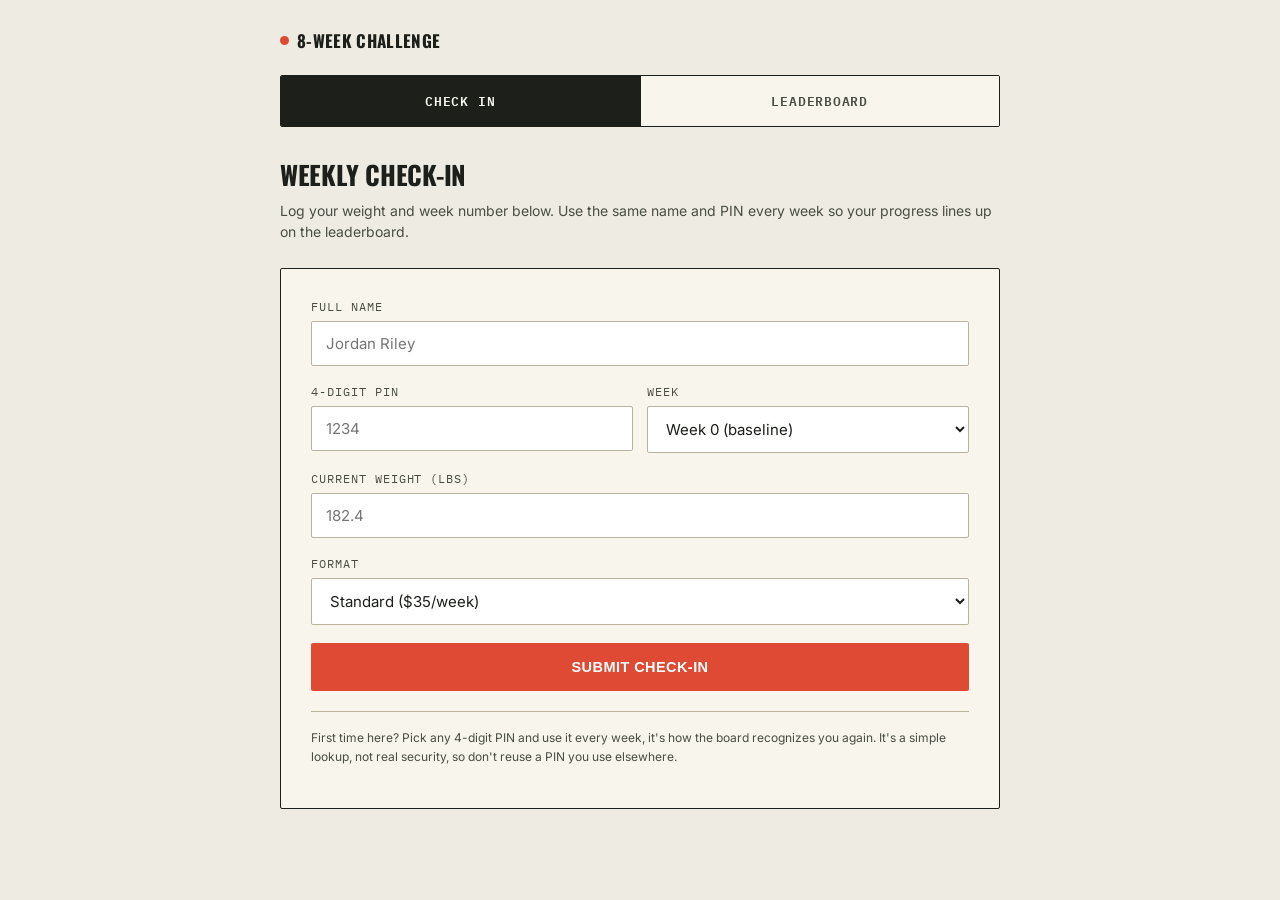
<file: 8-week-challenge-checkin-leaderboard.html>
<!DOCTYPE html>
<html lang="en">
<head>
<meta charset="UTF-8">
<meta name="viewport" content="width=device-width, initial-scale=1.0">
<title>8-Week Challenge - Check In & Leaderboard</title>
<link rel="preconnect" href="https://fonts.googleapis.com">
<link href="https://fonts.googleapis.com/css2?family=Oswald:wght@500;600;700&family=Inter:wght@400;500;600;700&family=IBM+Plex+Mono:wght@500;600&display=swap" rel="stylesheet">
<style>
  :root{
    --ink:#1c1f1a;
    --ink-soft:#4a4d43;
    --paper:#eeece2;
    --paper-2:#e2ded0;
    --paper-3:#f7f5ec;
    --red:#df4a34;
    --red-dark:#b93a29;
    --yellow:#f0b409;
    --gold:#c9971f;
    --silver:#8a8a8a;
    --bronze:#a5652f;
    --line:#b9b39f;
    --radius:2px;
  }
  *{box-sizing:border-box;}
  body{
    margin:0;background:var(--paper);color:var(--ink);
    font-family:'Inter',sans-serif;-webkit-font-smoothing:antialiased;
  }
  .wrap{max-width:760px;margin:0 auto;padding:28px 20px 80px;}

  .brand{
    font-family:'Oswald',sans-serif;font-weight:700;letter-spacing:0.02em;
    font-size:17px;text-transform:uppercase;display:flex;align-items:center;gap:8px;
    margin-bottom:22px;
  }
  .brand .dot{width:9px;height:9px;background:var(--red);border-radius:50%;display:inline-block;}

  .tabs{display:flex;border:1.5px solid var(--ink);border-radius:var(--radius);overflow:hidden;margin-bottom:28px;}
  .tab{
    flex:1;text-align:center;padding:14px;font-family:'IBM Plex Mono',monospace;
    font-size:13px;font-weight:600;text-transform:uppercase;letter-spacing:0.06em;
    background:var(--paper-3);cursor:pointer;border:none;color:var(--ink-soft);
  }
  .tab + .tab{border-left:1.5px solid var(--ink);}
  .tab.active{background:var(--ink);color:var(--paper-3);}

  .view{display:none;}
  .view.active{display:block;}

  h1{
    font-family:'Oswald',sans-serif;font-weight:700;text-transform:uppercase;
    font-size:26px;margin:0 0 6px;letter-spacing:-0.01em;
  }
  .sub{font-size:14px;color:var(--ink-soft);margin:0 0 26px;line-height:1.5;}

  .card{
    background:var(--paper-3);border:1.5px solid var(--ink);border-radius:var(--radius);
    padding:30px;
  }

  .form-row{margin-bottom:18px;}
  .form-row label{
    display:block;font-family:'IBM Plex Mono',monospace;font-size:12px;
    text-transform:uppercase;letter-spacing:0.08em;color:var(--ink-soft);margin-bottom:7px;
  }
  .form-row input, .form-row select{
    width:100%;padding:12px 14px;border:1.5px solid var(--line);border-radius:var(--radius);
    font-family:'Inter',sans-serif;font-size:15px;background:#fff;color:var(--ink);
  }
  .form-row input:focus, .form-row select:focus{outline:none;border-color:var(--red);}
  .two-col{display:grid;grid-template-columns:1fr 1fr;gap:14px;}
  .hint{font-size:12px;color:var(--ink-soft);margin-top:6px;}

  .submit-btn{
    width:100%;background:var(--red);color:#fff;border:none;padding:16px;
    font-weight:700;font-size:14.5px;text-transform:uppercase;letter-spacing:0.03em;
    border-radius:var(--radius);cursor:pointer;
  }
  .submit-btn:hover{background:var(--red-dark);}
  .submit-btn:disabled{opacity:0.6;cursor:not-allowed;}

  .msg{
    margin-top:16px;padding:13px 16px;border-radius:var(--radius);font-size:13.5px;
    display:none;
  }
  .msg.show{display:block;}
  .msg.success{background:rgba(60,120,60,0.1);border:1px solid #3c783c;color:#2c5c2c;}
  .msg.error{background:rgba(223,74,52,0.08);border:1px solid var(--red);color:var(--red-dark);}

  /* leaderboard */
  .lb-head{display:flex;justify-content:space-between;align-items:center;margin-bottom:14px;}
  .lb-updated{font-family:'IBM Plex Mono',monospace;font-size:11.5px;color:var(--ink-soft);}
  .refresh-btn{
    font-family:'IBM Plex Mono',monospace;font-size:12px;font-weight:600;
    background:none;border:1.5px solid var(--ink);border-radius:var(--radius);
    padding:8px 14px;cursor:pointer;text-transform:uppercase;letter-spacing:0.04em;
  }
  .refresh-btn:hover{background:var(--ink);color:var(--paper-3);}

  .lb-row{
    display:grid;grid-template-columns:44px 1fr auto;align-items:center;gap:14px;
    background:var(--paper-3);border:1px solid var(--line);border-radius:var(--radius);
    padding:14px 18px;margin-bottom:8px;
  }
  .lb-row.r1{border-color:var(--gold);border-width:1.5px;}
  .lb-row.r2{border-color:var(--silver);border-width:1.5px;}
  .lb-row.r3{border-color:var(--bronze);border-width:1.5px;}
  .lb-rank{font-family:'Oswald',sans-serif;font-weight:700;font-size:19px;color:var(--ink-soft);}
  .lb-row.r1 .lb-rank{color:var(--gold);}
  .lb-row.r2 .lb-rank{color:var(--silver);}
  .lb-row.r3 .lb-rank{color:var(--bronze);}
  .lb-name{font-weight:600;font-size:14.5px;}
  .lb-sub{font-size:12px;color:var(--ink-soft);font-family:'IBM Plex Mono',monospace;margin-top:2px;}
  .lb-pct{font-family:'IBM Plex Mono',monospace;font-weight:600;font-size:18px;color:var(--red);text-align:right;}

  .empty, .loading{
    text-align:center;padding:40px 20px;color:var(--ink-soft);font-size:14px;
  }

  .note{
    margin-top:20px;font-size:12px;color:var(--ink-soft);line-height:1.6;
    border-top:1px solid var(--line);padding-top:16px;
  }
</style>
</head>
<body>
<div class="wrap">

  <div class="brand"><span class="dot"></span>8-Week Challenge</div>

  <div class="tabs">
    <button class="tab active" id="tabBtnCheckin" onclick="showView('checkin')">Check In</button>
    <button class="tab" id="tabBtnBoard" onclick="showView('board')">Leaderboard</button>
  </div>

  <!-- CHECK IN VIEW -->
  <div class="view active" id="view-checkin">
    <h1>Weekly Check-In</h1>
    <p class="sub">Log your weight and week number below. Use the same name and PIN every week so your progress lines up on the leaderboard.</p>

    <div class="card">
      <form id="checkinForm" onsubmit="handleCheckin(event)">
        <div class="form-row">
          <label for="ciName">Full name</label>
          <input type="text" id="ciName" required placeholder="Jordan Riley">
        </div>
        <div class="two-col">
          <div class="form-row">
            <label for="ciPin">4-digit PIN</label>
            <input type="text" id="ciPin" required maxlength="4" inputmode="numeric" pattern="[0-9]{4}" placeholder="1234">
          </div>
          <div class="form-row">
            <label for="ciWeek">Week</label>
            <select id="ciWeek" required>
              <option value="0">Week 0 (baseline)</option>
              <option value="1">Week 1</option>
              <option value="2">Week 2</option>
              <option value="3">Week 3</option>
              <option value="4">Week 4</option>
              <option value="5">Week 5</option>
              <option value="6">Week 6</option>
              <option value="7">Week 7</option>
              <option value="8">Week 8 (final)</option>
            </select>
          </div>
        </div>
        <div class="form-row">
          <label for="ciWeight">Current weight (lbs)</label>
          <input type="number" id="ciWeight" required min="60" max="600" step="0.1" placeholder="182.4">
        </div>
        <div class="form-row">
          <label for="ciTier">Format</label>
          <select id="ciTier">
            <option value="standard">Standard ($35/week)</option>
            <option value="f2f">Face-to-Face ($99/week)</option>
          </select>
        </div>
        <button type="submit" class="submit-btn" id="ciSubmitBtn">Submit Check-In</button>
        <div class="msg" id="ciMsg"></div>
      </form>
      <p class="note">First time here? Pick any 4-digit PIN and use it every week, it's how the board recognizes you again. It's a simple lookup, not real security, so don't reuse a PIN you use elsewhere.</p>
    </div>
  </div>

  <!-- LEADERBOARD VIEW -->
  <div class="view" id="view-board">
    <h1>Live Leaderboard</h1>
    <p class="sub">Ranked by percent of body weight lost from Week 0. Refreshes automatically, or tap refresh anytime.</p>

    <div class="lb-head">
      <span class="lb-updated" id="lbUpdated">Not loaded yet</span>
      <button class="refresh-btn" onclick="loadLeaderboard()">Refresh</button>
    </div>

    <div id="lbContent">
      <div class="loading">Loading leaderboard...</div>
    </div>

    <p class="note">Only rank and percent progress are shown here, never raw weight, to keep individual numbers private. Weeks logged counts how many check-ins (Week 1 through 8) that person has submitted.</p>
  </div>

</div>

<script>
  function showView(name){
    document.getElementById('view-checkin').classList.toggle('active', name === 'checkin');
    document.getElementById('view-board').classList.toggle('active', name === 'board');
    document.getElementById('tabBtnCheckin').classList.toggle('active', name === 'checkin');
    document.getElementById('tabBtnBoard').classList.toggle('active', name === 'board');
    if(name === 'board'){ loadLeaderboard(); }
  }

  function slugify(name){
    return name.trim().toLowerCase().replace(/[^a-z0-9]+/g,'-').replace(/(^-+|-+$)/g,'');
  }

  function showMsg(el, text, type){
    el.textContent = text;
    el.className = 'msg show ' + type;
  }

  async function handleCheckin(e){
    e.preventDefault();
    const btn = document.getElementById('ciSubmitBtn');
    const msg = document.getElementById('ciMsg');
    msg.className = 'msg';

    const name = document.getElementById('ciName').value.trim();
    const pin = document.getElementById('ciPin').value.trim();
    const week = document.getElementById('ciWeek').value;
    const weight = parseFloat(document.getElementById('ciWeight').value);
    const tier = document.getElementById('ciTier').value;

    if(!/^[0-9]{4}$/.test(pin)){
      showMsg(msg, 'PIN must be exactly 4 digits.', 'error');
      return;
    }

    const slug = slugify(name);
    if(!slug){
      showMsg(msg, 'Please enter your name.', 'error');
      return;
    }

    btn.disabled = true;
    btn.textContent = 'Saving...';

    try{
      let existing = null;
      try{
        const r = await window.storage.get('participant:' + slug, true);
        existing = r ? JSON.parse(r.value) : null;
      } catch(err){
        existing = null;
      }

      if(existing){
        if(existing.pin !== pin){
          showMsg(msg, 'That name is already registered with a different PIN. Double check your PIN, or check in under your full name exactly as you used it before.', 'error');
          btn.disabled = false;
          btn.textContent = 'Submit Check-In';
          return;
        }
      } else {
        existing = { name: name, pin: pin, tier: tier, weights: {}, joined: Date.now() };
      }

      existing.tier = tier;
      existing.weights[week] = weight;

      await window.storage.set('participant:' + slug, JSON.stringify(existing), true);

      showMsg(msg, 'Check-in saved for Week ' + week + '. Nice work.', 'success');
      document.getElementById('ciWeight').value = '';
    } catch(err){
      console.error(err);
      showMsg(msg, 'Something went wrong saving your check-in. Please try again in a moment.', 'error');
    } finally {
      btn.disabled = false;
      btn.textContent = 'Submit Check-In';
    }
  }

  async function loadLeaderboard(){
    const content = document.getElementById('lbContent');
    const updated = document.getElementById('lbUpdated');
    content.innerHTML = '<div class="loading">Loading leaderboard...</div>';

    try{
      let listRes = null;
      try{
        listRes = await window.storage.list('participant:', true);
      } catch(err){
        listRes = null;
      }
      const keys = (listRes && listRes.keys) ? listRes.keys : [];

      if(keys.length === 0){
        content.innerHTML = '<div class="empty">No check-ins yet. Be the first to submit a Week 0 weigh-in.</div>';
        updated.textContent = 'Updated ' + new Date().toLocaleTimeString();
        return;
      }

      const rows = [];
      for(const key of keys){
        try{
          const r = await window.storage.get(key, true);
          if(!r) continue;
          const data = JSON.parse(r.value);
          const weekNums = Object.keys(data.weights).map(Number);
          if(!weekNums.includes(0)) continue;

          const baseline = data.weights[0];
          const latestWeek = Math.max.apply(null, weekNums);
          const latest = data.weights[latestWeek];
          const pct = baseline > 0 ? ((baseline - latest) / baseline * 100) : 0;
          const weeksLogged = weekNums.filter(function(w){ return w > 0; }).length;

          rows.push({ name: data.name, pct: pct, weeksLogged: weeksLogged });
        } catch(err){
          continue;
        }
      }

      rows.sort(function(a, b){ return b.pct - a.pct; });

      if(rows.length === 0){
        content.innerHTML = '<div class="empty">Everyone has registered, but no one has a Week 0 baseline yet.</div>';
      } else {
        let html = '';
        rows.forEach(function(row, i){
          const rankClass = i === 0 ? 'r1' : i === 1 ? 'r2' : i === 2 ? 'r3' : '';
          const pctText = (row.pct >= 0 ? '-' : '+') + Math.abs(row.pct).toFixed(1) + '%';
          html += '<div class="lb-row ' + rankClass + '">' +
            '<div class="lb-rank">' + (i + 1) + '</div>' +
            '<div><div class="lb-name">' + escapeHtml(row.name) + '</div>' +
            '<div class="lb-sub">' + row.weeksLogged + '/8 weeks logged</div></div>' +
            '<div class="lb-pct">' + pctText + '</div>' +
          '</div>';
        });
        content.innerHTML = html;
      }

      updated.textContent = 'Updated ' + new Date().toLocaleTimeString();
    } catch(err){
      console.error(err);
      content.innerHTML = '<div class="empty">Could not load the leaderboard right now. Try refreshing.</div>';
    }
  }

  function escapeHtml(str){
    const d = document.createElement('div');
    d.textContent = str;
    return d.innerHTML;
  }

  setInterval(function(){
    if(document.getElementById('view-board').classList.contains('active')){
      loadLeaderboard();
    }
  }, 20000);
</script>
</body>
</html>
</file>
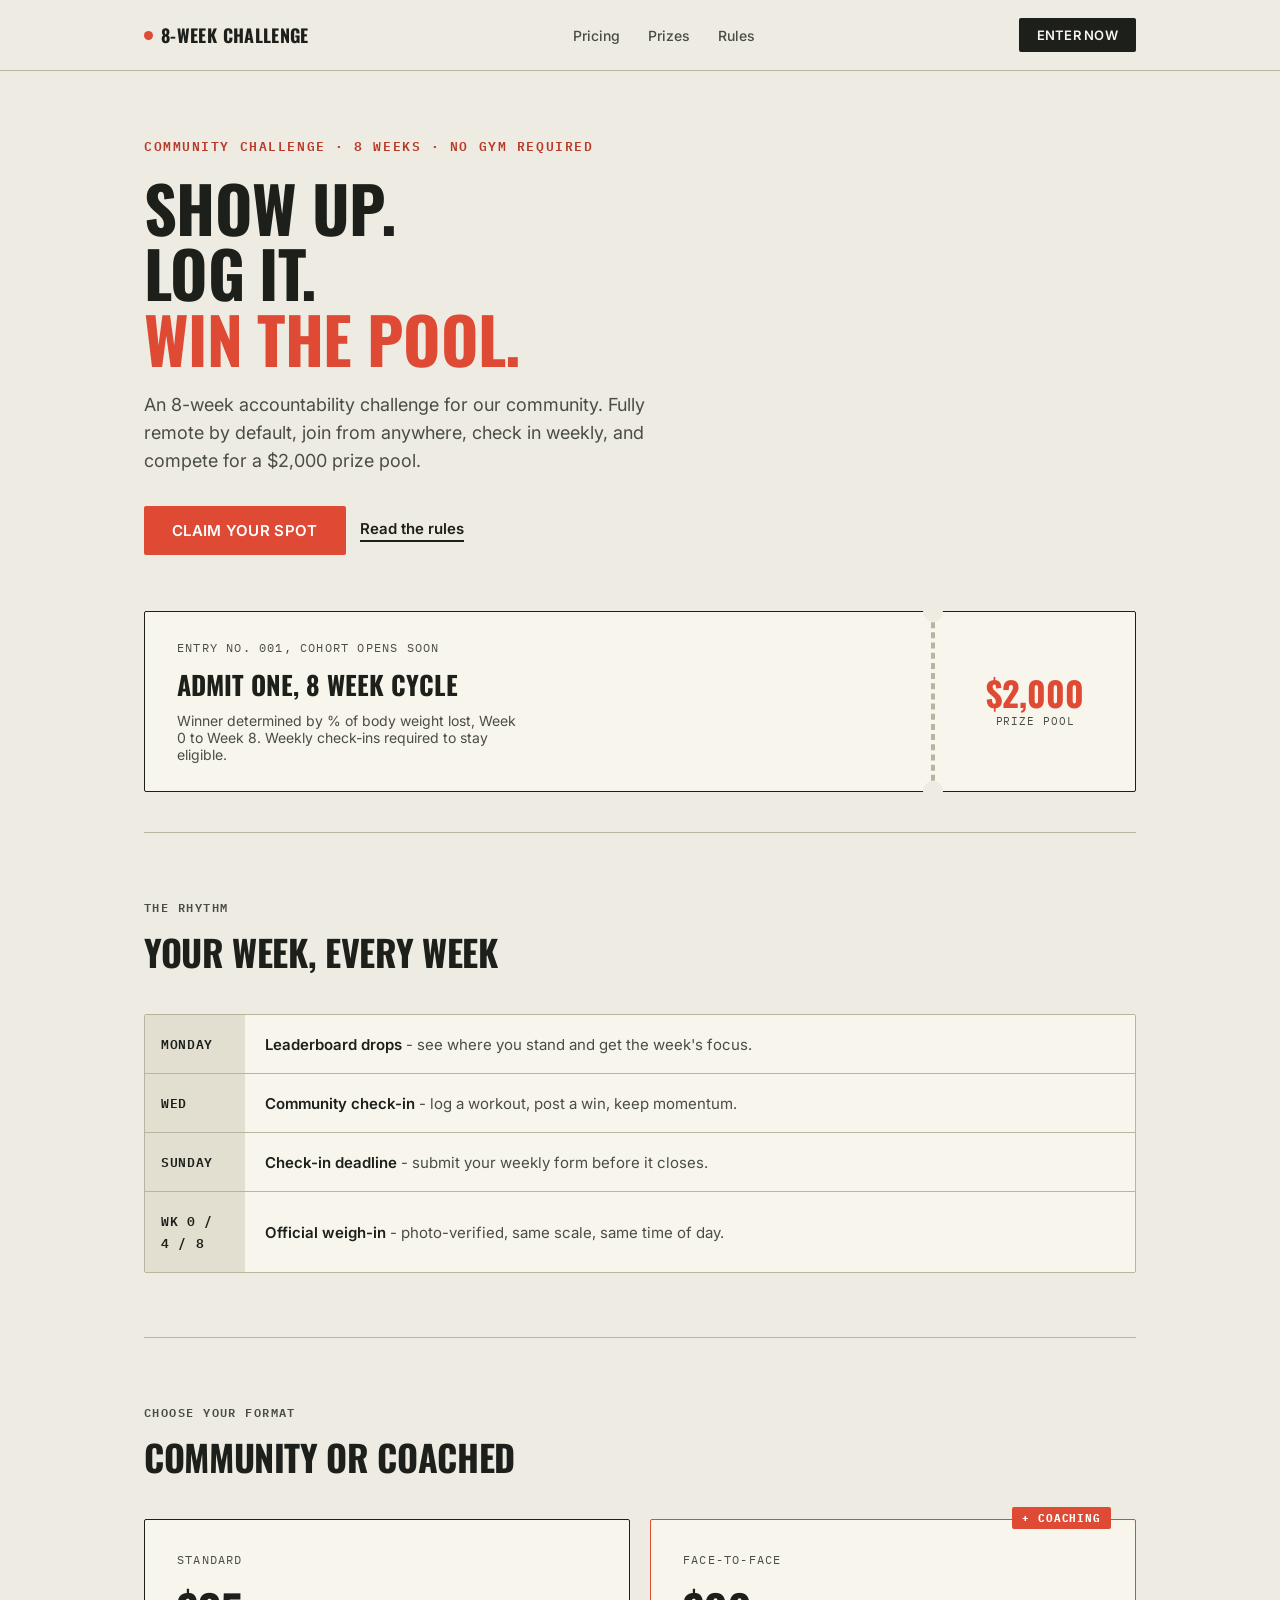
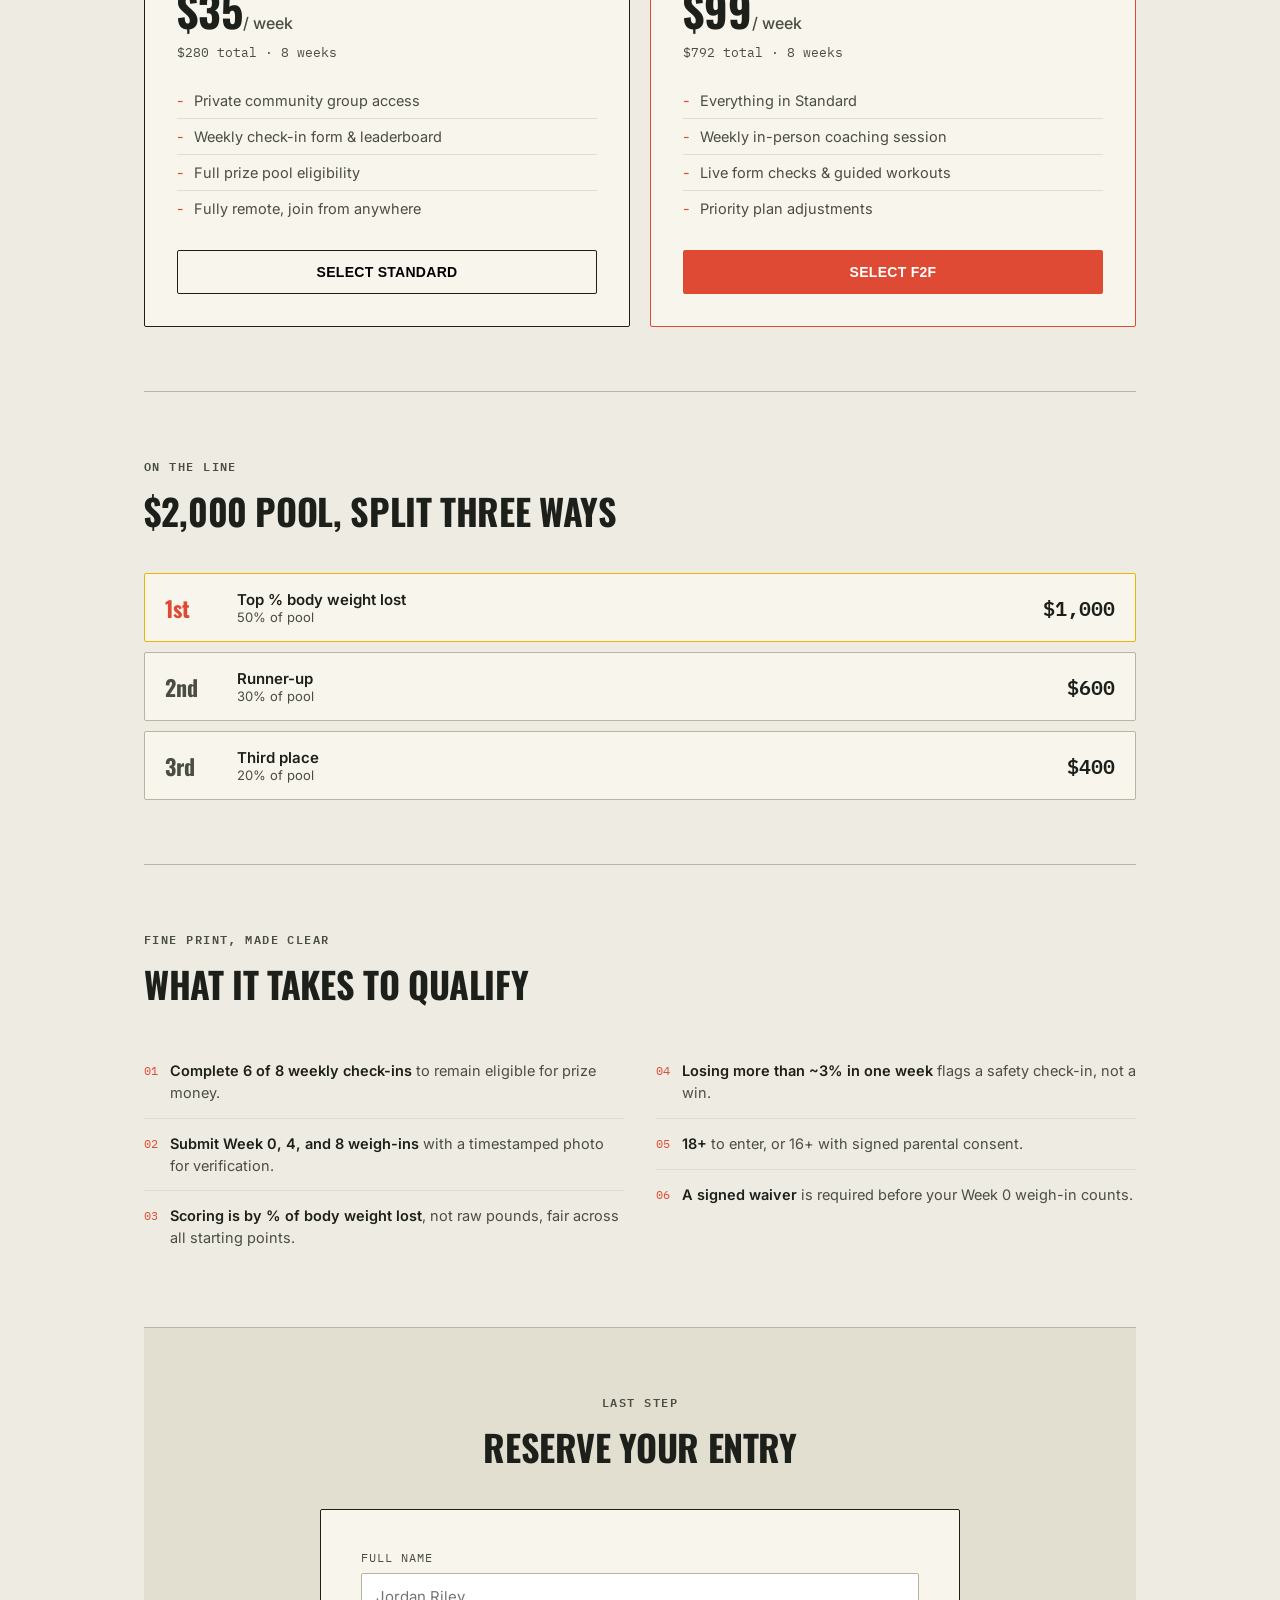
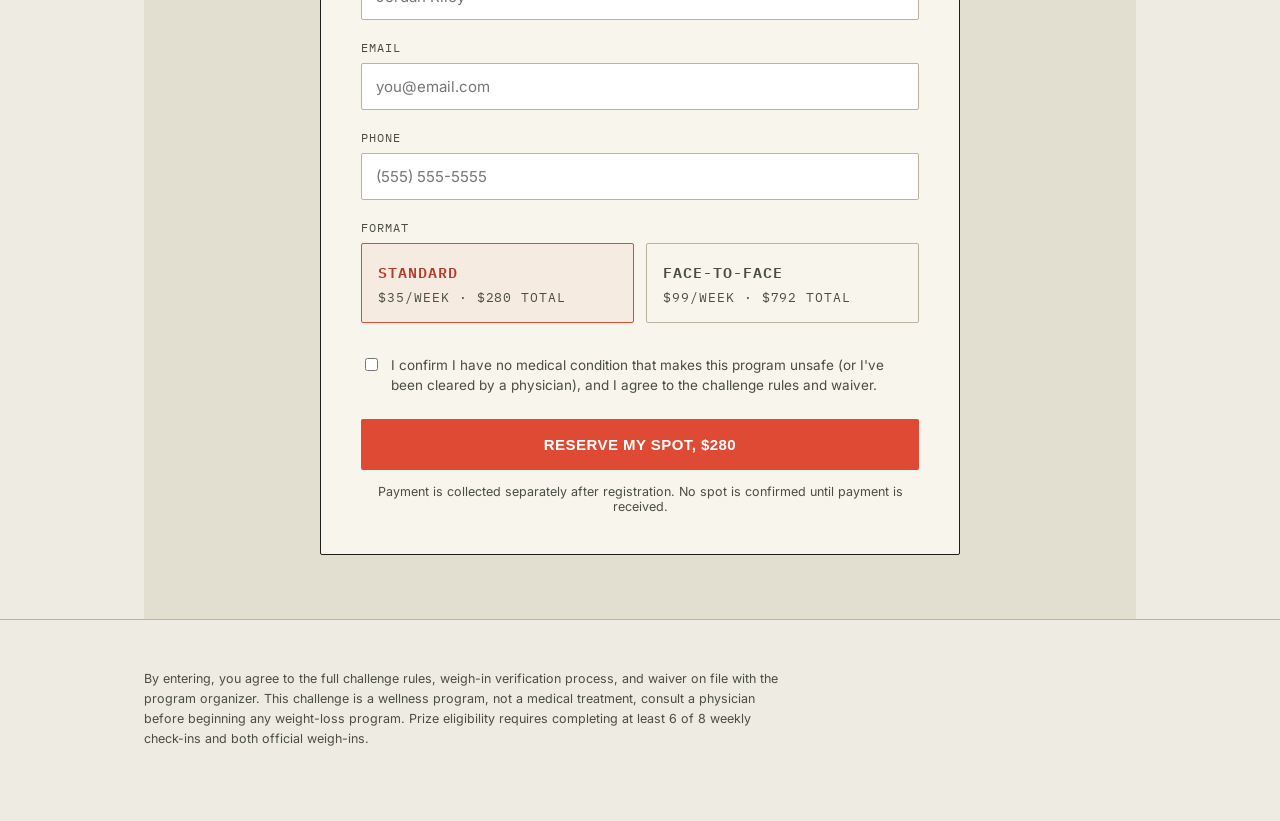
<file: 8-week-challenge-signup.html>
<!DOCTYPE html>
<html lang="en">
<head>
<meta charset="UTF-8">
<meta name="viewport" content="width=device-width, initial-scale=1.0">
<title>8-Week Challenge, Entry Form</title>
<link rel="preconnect" href="https://fonts.googleapis.com">
<link href="https://fonts.googleapis.com/css2?family=Oswald:wght@500;600;700&family=Inter:wght@400;500;600;700&family=IBM+Plex+Mono:wght@500;600&display=swap" rel="stylesheet">
<style>
  :root{
    --ink:#1c1f1a;
    --ink-soft:#4a4d43;
    --paper:#eeece2;
    --paper-2:#e2ded0;
    --paper-3:#f7f5ec;
    --red:#df4a34;
    --red-dark:#b93a29;
    --yellow:#f0b409;
    --line:#b9b39f;
    --radius:2px;
  }
  *{box-sizing:border-box;}
  html{scroll-behavior:smooth;}
  body{
    margin:0;
    background:var(--paper);
    color:var(--ink);
    font-family:'Inter',sans-serif;
    -webkit-font-smoothing:antialiased;
  }
  .wrap{max-width:1040px;margin:0 auto;padding:0 24px;}
  a{color:inherit;}

  /* ---------- nav ---------- */
  header{
    position:sticky;top:0;z-index:50;
    background:var(--paper);
    border-bottom:1px solid var(--line);
  }
  .nav{
    display:flex;align-items:center;justify-content:space-between;
    padding:18px 24px;
    max-width:1040px;margin:0 auto;
  }
  .brand{
    font-family:'Oswald',sans-serif;
    font-weight:700;
    letter-spacing:0.02em;
    font-size:18px;
    text-transform:uppercase;
    display:flex;align-items:center;gap:8px;
  }
  .brand .dot{width:9px;height:9px;background:var(--red);border-radius:50%;display:inline-block;}
  .nav-links{display:flex;gap:28px;font-size:14px;font-weight:500;}
  .nav-links a{text-decoration:none;color:var(--ink-soft);}
  .nav-links a:hover{color:var(--ink);}
  .nav-cta{
    background:var(--ink);color:var(--paper-3);
    padding:9px 18px;font-size:13px;font-weight:600;
    text-decoration:none;letter-spacing:0.02em;text-transform:uppercase;
    border-radius:var(--radius);
  }
  .nav-cta:hover{background:var(--red-dark);}
  @media(max-width:640px){.nav-links{display:none;}}

  /* ---------- hero ---------- */
  .hero{padding:64px 0 40px;}
  .eyebrow{
    font-family:'IBM Plex Mono',monospace;
    font-size:13px;font-weight:600;
    color:var(--red-dark);
    text-transform:uppercase;letter-spacing:0.12em;
    margin-bottom:18px;
  }
  h1{
    font-family:'Oswald',sans-serif;
    font-weight:700;
    font-size:clamp(38px,6vw,64px);
    line-height:1.02;
    letter-spacing:-0.01em;
    text-transform:uppercase;
    margin:0 0 20px;
  }
  h1 em{font-style:normal;color:var(--red);}
  .hero-sub{
    font-size:18px;line-height:1.55;color:var(--ink-soft);
    max-width:520px;margin:0 0 32px;
  }
  .hero-actions{display:flex;gap:14px;flex-wrap:wrap;align-items:center;margin-bottom:56px;}
  .btn-primary{
    background:var(--red);color:#fff;
    padding:15px 28px;font-weight:600;font-size:15px;
    text-decoration:none;border-radius:var(--radius);
    text-transform:uppercase;letter-spacing:0.02em;
    display:inline-block;border:none;cursor:pointer;
    transition:background .15s ease;
  }
  .btn-primary:hover{background:var(--red-dark);}
  .btn-ghost{
    color:var(--ink);text-decoration:none;font-weight:600;font-size:15px;
    border-bottom:2px solid var(--ink);padding-bottom:2px;
  }

  /* ---------- ticket stub (signature element) ---------- */
  .ticket{
    position:relative;
    background:var(--paper-3);
    border:1.5px solid var(--ink);
    border-radius:var(--radius);
    display:grid;
    grid-template-columns:1fr auto 200px;
    overflow:visible;
  }
  .ticket-main{padding:28px 32px;}
  .ticket-num{
    font-family:'IBM Plex Mono',monospace;
    font-size:12px;color:var(--ink-soft);
    text-transform:uppercase;letter-spacing:0.1em;
    margin-bottom:10px;
  }
  .ticket-title{
    font-family:'Oswald',sans-serif;
    font-weight:700;font-size:26px;text-transform:uppercase;
    margin:0 0 8px;
  }
  .ticket-desc{font-size:14px;color:var(--ink-soft);max-width:340px;}
  .perf{
    position:relative;
    border-left:2px dashed var(--line);
    border-right:2px dashed var(--line);
  }
  .perf::before,.perf::after{
    content:"";position:absolute;left:50%;transform:translateX(-50%);
    width:20px;height:20px;background:var(--paper);border-radius:50%;
  }
  .perf::before{top:-10px;}
  .perf::after{bottom:-10px;}
  .ticket-stub{
    padding:28px 24px;
    display:flex;flex-direction:column;justify-content:center;align-items:center;
    text-align:center;gap:4px;
  }
  .stub-amt{
    font-family:'Oswald',sans-serif;font-weight:700;
    font-size:34px;color:var(--red);line-height:1;
  }
  .stub-label{
    font-family:'IBM Plex Mono',monospace;
    font-size:11px;text-transform:uppercase;letter-spacing:0.08em;
    color:var(--ink-soft);
  }
  @media(max-width:720px){
    .ticket{grid-template-columns:1fr;}
    .perf{border-left:none;border-right:none;border-top:2px dashed var(--line);}
    .perf::before{left:-10px;top:50%;transform:translateY(-50%);}
    .perf::after{left:auto;right:-10px;top:50%;transform:translateY(-50%);}
  }

  /* ---------- section shared ---------- */
  section{padding:64px 0;border-top:1px solid var(--line);}
  .sec-head{margin-bottom:36px;}
  .sec-eyebrow{
    font-family:'IBM Plex Mono',monospace;font-size:12px;font-weight:600;
    text-transform:uppercase;letter-spacing:0.12em;color:var(--ink-soft);
    margin-bottom:8px;
  }
  h2{
    font-family:'Oswald',sans-serif;font-weight:700;text-transform:uppercase;
    font-size:clamp(26px,3.4vw,36px);margin:0;letter-spacing:-0.01em;
  }

  /* ---------- weekly rhythm ---------- */
  .rhythm{display:flex;flex-direction:column;border:1px solid var(--line);border-radius:var(--radius);overflow:hidden;}
  .rhythm-row{
    display:grid;grid-template-columns:100px 1fr;
    border-bottom:1px solid var(--line);
    background:var(--paper-3);
  }
  .rhythm-row:last-child{border-bottom:none;}
  .rhythm-day{
    font-family:'IBM Plex Mono',monospace;font-size:13px;font-weight:600;
    padding:18px 16px;background:var(--paper-2);
    display:flex;align-items:center;text-transform:uppercase;letter-spacing:0.05em;
  }
  .rhythm-text{padding:18px 20px;font-size:15px;color:var(--ink-soft);display:flex;align-items:center;}
  .rhythm-text strong{color:var(--ink);font-weight:600;}

  /* ---------- pricing ---------- */
  .pricing-grid{display:grid;grid-template-columns:1fr 1fr;gap:20px;}
  @media(max-width:720px){.pricing-grid{grid-template-columns:1fr;}}
  .price-card{
    border:1.5px solid var(--ink);border-radius:var(--radius);
    background:var(--paper-3);padding:32px;
    display:flex;flex-direction:column;
  }
  .price-card.featured{border-color:var(--red);position:relative;}
  .price-tag{
    position:absolute;top:-13px;right:24px;
    background:var(--red);color:#fff;font-size:11px;font-weight:700;
    padding:4px 10px;text-transform:uppercase;letter-spacing:0.08em;
    font-family:'IBM Plex Mono',monospace;border-radius:var(--radius);
  }
  .price-name{
    font-family:'IBM Plex Mono',monospace;font-size:12px;text-transform:uppercase;
    letter-spacing:0.1em;color:var(--ink-soft);margin-bottom:10px;
  }
  .price-num{
    font-family:'Oswald',sans-serif;font-weight:700;font-size:44px;
    margin-bottom:2px;
  }
  .price-num span{font-size:16px;font-weight:500;font-family:'Inter',sans-serif;color:var(--ink-soft);}
  .price-total{font-size:13px;color:var(--ink-soft);margin-bottom:22px;font-family:'IBM Plex Mono',monospace;}
  .price-list{list-style:none;padding:0;margin:0 0 24px;flex:1;}
  .price-list li{
    font-size:14.5px;padding:9px 0;border-top:1px solid var(--paper-2);
    display:flex;gap:10px;color:var(--ink-soft);
  }
  .price-list li:first-child{border-top:none;}
  .price-list li::before{content:"-";color:var(--red);flex-shrink:0;}
  .price-select{
    text-align:center;padding:13px;border-radius:var(--radius);
    font-weight:600;font-size:14px;text-transform:uppercase;letter-spacing:0.02em;
    border:1.5px solid var(--ink);background:transparent;cursor:pointer;
  }
  .price-card.featured .price-select{background:var(--red);color:#fff;border-color:var(--red);}

  /* ---------- prize podium ---------- */
  .podium{display:flex;flex-direction:column;gap:10px;}
  .prow{
    display:grid;grid-template-columns:56px 1fr auto;align-items:center;gap:16px;
    background:var(--paper-3);border:1px solid var(--line);border-radius:var(--radius);
    padding:16px 20px;
  }
  .prow.gold{border-color:var(--yellow);border-width:1.5px;}
  .prank{
    font-family:'Oswald',sans-serif;font-weight:700;font-size:22px;
    color:var(--ink-soft);
  }
  .prow.gold .prank{color:var(--red);}
  .pname{font-weight:600;font-size:15px;}
  .psub{font-size:13px;color:var(--ink-soft);font-weight:400;}
  .pamt{
    font-family:'IBM Plex Mono',monospace;font-weight:600;font-size:20px;
  }

  /* ---------- rules ---------- */
  .rules-grid{display:grid;grid-template-columns:1fr 1fr;gap:32px;}
  @media(max-width:720px){.rules-grid{grid-template-columns:1fr;}}
  .rules-list{list-style:none;margin:0;padding:0;}
  .rules-list li{
    padding:14px 0;border-top:1px solid var(--paper-2);
    font-size:14.5px;line-height:1.5;color:var(--ink-soft);
    display:flex;gap:12px;
  }
  .rules-list li:first-child{border-top:none;}
  .rules-list b{color:var(--ink);font-weight:600;}
  .rmark{
    font-family:'IBM Plex Mono',monospace;font-size:12px;color:var(--red);
    flex-shrink:0;padding-top:2px;
  }

  /* ---------- signup form ---------- */
  #signup{background:var(--paper-2);}
  .form-card{
    background:var(--paper-3);border:1.5px solid var(--ink);border-radius:var(--radius);
    padding:40px;max-width:640px;margin:0 auto;
  }
  .form-row{margin-bottom:20px;}
  .form-row label{
    display:block;font-family:'IBM Plex Mono',monospace;font-size:12px;
    text-transform:uppercase;letter-spacing:0.08em;color:var(--ink-soft);
    margin-bottom:8px;
  }
  .form-row input, .form-row select{
    width:100%;padding:13px 14px;border:1.5px solid var(--line);
    border-radius:var(--radius);font-family:'Inter',sans-serif;font-size:15px;
    background:#fff;color:var(--ink);
  }
  .form-row input:focus, .form-row select:focus{
    outline:none;border-color:var(--red);
  }
  .tier-toggle{display:grid;grid-template-columns:1fr 1fr;gap:12px;}
  .tier-opt{
    border:1.5px solid var(--line);border-radius:var(--radius);
    padding:16px;cursor:pointer;position:relative;
  }
  .tier-opt input{position:absolute;opacity:0;width:0;height:0;}
  .tier-opt .t-name{font-weight:600;font-size:14.5px;margin-bottom:4px;}
  .tier-opt .t-price{font-family:'IBM Plex Mono',monospace;font-size:13px;color:var(--ink-soft);}
  .tier-opt.checked{border-color:var(--red);background:rgba(223,74,52,0.06);}
  .tier-opt.checked .t-name{color:var(--red-dark);}
  .check-row{display:flex;gap:10px;align-items:flex-start;margin:24px 0;}
  .check-row input{margin-top:3px;}
  .check-row label{font-size:13.5px;color:var(--ink-soft);line-height:1.5;font-family:'Inter',sans-serif;text-transform:none;letter-spacing:0;}
  .submit-btn{
    width:100%;background:var(--red);color:#fff;border:none;
    padding:17px;font-weight:700;font-size:15px;text-transform:uppercase;
    letter-spacing:0.03em;border-radius:var(--radius);cursor:pointer;
  }
  .submit-btn:hover{background:var(--red-dark);}
  .form-note{font-size:12.5px;color:var(--ink-soft);text-align:center;margin-top:14px;}
  .confirm{
    display:none;text-align:center;padding:40px 20px;
  }
  .confirm.show{display:block;}
  .confirm-mark{
    width:56px;height:56px;border-radius:50%;background:var(--red);
    color:#fff;display:flex;align-items:center;justify-content:center;
    font-family:'Oswald',sans-serif;font-size:26px;margin:0 auto 18px;
  }
  .confirm h3{font-family:'Oswald',sans-serif;text-transform:uppercase;font-size:24px;margin:0 0 10px;}
  .confirm p{color:var(--ink-soft);font-size:14.5px;max-width:380px;margin:0 auto;}

  footer{padding:36px 0 60px;border-top:1px solid var(--line);}
  .foot-text{font-size:12.5px;color:var(--ink-soft);line-height:1.6;max-width:640px;}
</style>
</head>
<body>

<header>
  <div class="nav">
    <div class="brand"><span class="dot"></span>8-Week Challenge</div>
    <nav class="nav-links">
      <a href="#pricing">Pricing</a>
      <a href="#prizes">Prizes</a>
      <a href="#rules">Rules</a>
    </nav>
    <a href="#signup" class="nav-cta">Enter Now</a>
  </div>
</header>

<div class="wrap">

  <!-- HERO -->
  <section class="hero" style="border-top:none;">
    <div class="eyebrow">Community Challenge · 8 Weeks · No Gym Required</div>
    <h1>Show up.<br>Log it.<br><em>Win the pool.</em></h1>
    <p class="hero-sub">An 8-week accountability challenge for our community. Fully remote by default, join from anywhere, check in weekly, and compete for a $2,000 prize pool.</p>
    <div class="hero-actions">
      <a href="#signup" class="btn-primary">Claim Your Spot</a>
      <a href="#rules" class="btn-ghost">Read the rules</a>
    </div>

    <div class="ticket">
      <div class="ticket-main">
        <div class="ticket-num">Entry No. 001, Cohort Opens Soon</div>
        <div class="ticket-title">Admit One, 8 Week Cycle</div>
        <div class="ticket-desc">Winner determined by % of body weight lost, Week 0 to Week 8. Weekly check-ins required to stay eligible.</div>
      </div>
      <div class="perf"></div>
      <div class="ticket-stub">
        <div class="stub-amt">$2,000</div>
        <div class="stub-label">Prize Pool</div>
      </div>
    </div>
  </section>

  <!-- HOW IT WORKS -->
  <section id="how">
    <div class="sec-head">
      <div class="sec-eyebrow">The Rhythm</div>
      <h2>Your week, every week</h2>
    </div>
    <div class="rhythm">
      <div class="rhythm-row">
        <div class="rhythm-day">Monday</div>
        <div class="rhythm-text"><strong>Leaderboard drops</strong>&nbsp;- see where you stand and get the week's focus.</div>
      </div>
      <div class="rhythm-row">
        <div class="rhythm-day">Wed</div>
        <div class="rhythm-text"><strong>Community check-in</strong>&nbsp;- log a workout, post a win, keep momentum.</div>
      </div>
      <div class="rhythm-row">
        <div class="rhythm-day">Sunday</div>
        <div class="rhythm-text"><strong>Check-in deadline</strong>&nbsp;- submit your weekly form before it closes.</div>
      </div>
      <div class="rhythm-row">
        <div class="rhythm-day">Wk 0 / 4 / 8</div>
        <div class="rhythm-text"><strong>Official weigh-in</strong>&nbsp;- photo-verified, same scale, same time of day.</div>
      </div>
    </div>
  </section>

  <!-- PRICING -->
  <section id="pricing">
    <div class="sec-head">
      <div class="sec-eyebrow">Choose Your Format</div>
      <h2>Community or coached</h2>
    </div>
    <div class="pricing-grid">
      <div class="price-card">
        <div class="price-name">Standard</div>
        <div class="price-num">$35<span>/ week</span></div>
        <div class="price-total">$280 total · 8 weeks</div>
        <ul class="price-list">
          <li>Private community group access</li>
          <li>Weekly check-in form & leaderboard</li>
          <li>Full prize pool eligibility</li>
          <li>Fully remote, join from anywhere</li>
        </ul>
        <button class="price-select" onclick="selectTier('standard')">Select Standard</button>
      </div>
      <div class="price-card featured">
        <div class="price-tag">+ Coaching</div>
        <div class="price-name">Face-to-Face</div>
        <div class="price-num">$99<span>/ week</span></div>
        <div class="price-total">$792 total · 8 weeks</div>
        <ul class="price-list">
          <li>Everything in Standard</li>
          <li>Weekly in-person coaching session</li>
          <li>Live form checks & guided workouts</li>
          <li>Priority plan adjustments</li>
        </ul>
        <button class="price-select" onclick="selectTier('f2f')">Select F2F</button>
      </div>
    </div>
  </section>

  <!-- PRIZES -->
  <section id="prizes">
    <div class="sec-head">
      <div class="sec-eyebrow">On The Line</div>
      <h2>$2,000 pool, split three ways</h2>
    </div>
    <div class="podium">
      <div class="prow gold">
        <div class="prank">1st</div>
        <div><div class="pname">Top % body weight lost</div><div class="psub">50% of pool</div></div>
        <div class="pamt">$1,000</div>
      </div>
      <div class="prow">
        <div class="prank">2nd</div>
        <div><div class="pname">Runner-up</div><div class="psub">30% of pool</div></div>
        <div class="pamt">$600</div>
      </div>
      <div class="prow">
        <div class="prank">3rd</div>
        <div><div class="pname">Third place</div><div class="psub">20% of pool</div></div>
        <div class="pamt">$400</div>
      </div>
    </div>
  </section>

  <!-- RULES -->
  <section id="rules">
    <div class="sec-head">
      <div class="sec-eyebrow">Fine Print, Made Clear</div>
      <h2>What it takes to qualify</h2>
    </div>
    <div class="rules-grid">
      <ul class="rules-list">
        <li><span class="rmark">01</span><span><b>Complete 6 of 8 weekly check-ins</b> to remain eligible for prize money.</span></li>
        <li><span class="rmark">02</span><span><b>Submit Week 0, 4, and 8 weigh-ins</b> with a timestamped photo for verification.</span></li>
        <li><span class="rmark">03</span><span><b>Scoring is by % of body weight lost</b>, not raw pounds, fair across all starting points.</span></li>
      </ul>
      <ul class="rules-list">
        <li><span class="rmark">04</span><span><b>Losing more than ~3% in one week</b> flags a safety check-in, not a win.</span></li>
        <li><span class="rmark">05</span><span><b>18+</b> to enter, or 16+ with signed parental consent.</span></li>
        <li><span class="rmark">06</span><span><b>A signed waiver</b> is required before your Week 0 weigh-in counts.</span></li>
      </ul>
    </div>
  </section>

  <!-- SIGNUP -->
  <section id="signup">
    <div class="sec-head" style="text-align:center;">
      <div class="sec-eyebrow">Last Step</div>
      <h2>Reserve your entry</h2>
    </div>

    <form class="form-card" id="signupForm" onsubmit="handleSubmit(event)">
      <div class="form-row">
        <label for="fname">Full name</label>
        <input type="text" id="fname" required placeholder="Jordan Riley">
      </div>
      <div class="form-row">
        <label for="femail">Email</label>
        <input type="email" id="femail" required placeholder="you@email.com">
      </div>
      <div class="form-row">
        <label for="fphone">Phone</label>
        <input type="tel" id="fphone" required placeholder="(555) 555-5555">
      </div>

      <div class="form-row">
        <label>Format</label>
        <div class="tier-toggle">
          <label class="tier-opt checked" id="opt-standard">
            <input type="radio" name="tier" value="standard" checked onchange="updateTier(this)">
            <div class="t-name">Standard</div>
            <div class="t-price">$35/week · $280 total</div>
          </label>
          <label class="tier-opt" id="opt-f2f">
            <input type="radio" name="tier" value="f2f" onchange="updateTier(this)">
            <div class="t-name">Face-to-Face</div>
            <div class="t-price">$99/week · $792 total</div>
          </label>
        </div>
      </div>

      <div class="check-row">
        <input type="checkbox" id="fwaiver" required>
        <label for="fwaiver">I confirm I have no medical condition that makes this program unsafe (or I've been cleared by a physician), and I agree to the challenge rules and waiver.</label>
      </div>

      <button type="submit" class="submit-btn">Reserve My Spot, <span id="btnPrice">$280</span></button>
      <div class="form-note">Payment is collected separately after registration. No spot is confirmed until payment is received.</div>

      <div class="confirm" id="confirmBox">
        <div class="confirm-mark">✓</div>
        <h3>You're on the list</h3>
        <p>We'll follow up by email with your payment link and Week 0 weigh-in instructions before the cohort opens.</p>
      </div>
    </form>
  </section>

</div>

<footer>
  <div class="wrap">
    <p class="foot-text">By entering, you agree to the full challenge rules, weigh-in verification process, and waiver on file with the program organizer. This challenge is a wellness program, not a medical treatment, consult a physician before beginning any weight-loss program. Prize eligibility requires completing at least 6 of 8 weekly check-ins and both official weigh-ins.</p>
  </div>
</footer>

<script>
  function updateTier(input){
    document.getElementById('opt-standard').classList.toggle('checked', input.value === 'standard');
    document.getElementById('opt-f2f').classList.toggle('checked', input.value === 'f2f');
    document.getElementById('btnPrice').textContent = input.value === 'f2f' ? '$792' : '$280';
  }
  function selectTier(tier){
    const radio = document.querySelector(`input[name="tier"][value="${tier}"]`);
    radio.checked = true;
    updateTier(radio);
    document.getElementById('signup').scrollIntoView({behavior:'smooth'});
  }
  function handleSubmit(e){
    e.preventDefault();
    document.getElementById('signupForm').querySelectorAll('input,button.submit-btn').forEach(el => el.style.display = 'none');
    document.querySelectorAll('.form-row, .check-row').forEach(el => el.style.display = 'none');
    document.querySelector('.form-note').style.display = 'none';
    document.getElementById('confirmBox').classList.add('show');
  }
</script>

</body>
</html>
</file>
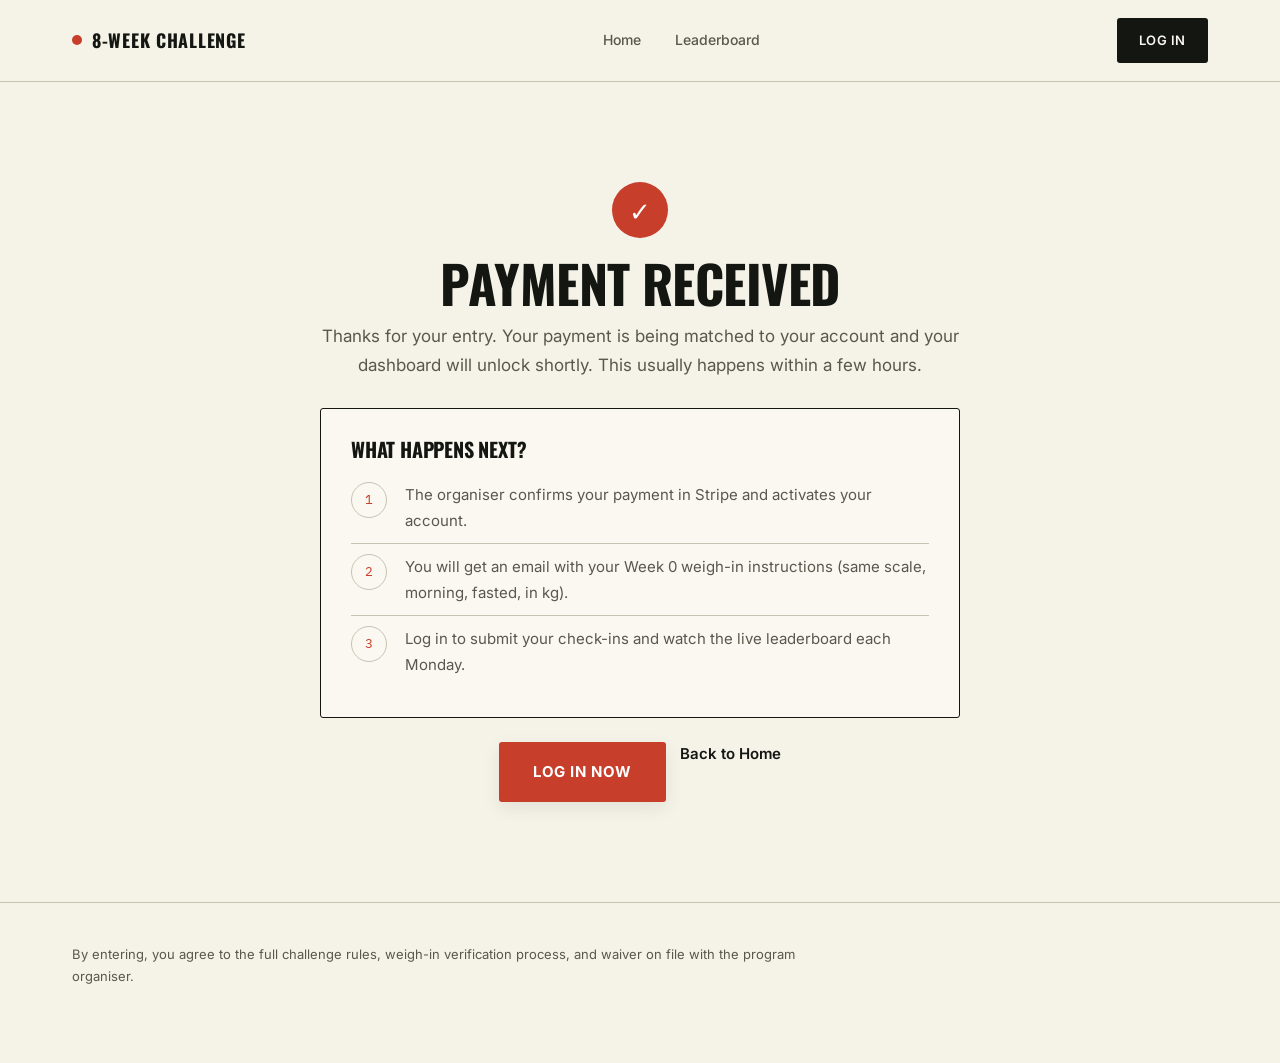
<file: payment-success.html>
<!DOCTYPE html>
<html lang="en">
<head>
<meta charset="UTF-8">
<meta name="viewport" content="width=device-width, initial-scale=1.0">
<title>8-Week Challenge · Payment Received</title>
<link rel="preconnect" href="https://fonts.googleapis.com">
<link href="https://fonts.googleapis.com/css2?family=Oswald:wght@500;600;700&family=Inter:wght@400;500;600;700&family=IBM+Plex+Mono:wght@500;600&display=swap" rel="stylesheet">
<link rel="stylesheet" href="css/main.css">
</head>
<body>

<header>
  <div class="nav">
    <a href="index.html" class="brand"><span class="dot"></span>8-Week Challenge</a>
    <nav class="nav-links">
      <a href="index.html">Home</a>
      <a href="leaderboard.html">Leaderboard</a>
    </nav>
    <a href="login.html" class="nav-cta">Log In</a>
  </div>
</header>

<div class="wrap">

  <section style="padding:100px 0;max-width:640px;margin:0 auto;text-align:center;">
    <div class="confirm-mark">✓</div>
    <h2 style="margin-bottom:12px;">Payment received</h2>
    <p style="font-size:17px;line-height:1.7;margin-bottom:28px;">
      Thanks for your entry. Your payment is being matched to your account and your dashboard will unlock shortly. This usually happens within a few hours.
    </p>

    <div class="card" style="text-align:left;">
      <h3 style="font-size:20px;margin-bottom:12px;">What happens next?</h3>
      <ul class="rules-list">
        <li style="padding:10px 0;"><span class="rmark">1</span><span>The organiser confirms your payment in Stripe and activates your account.</span></li>
        <li style="padding:10px 0;"><span class="rmark">2</span><span>You will get an email with your Week 0 weigh-in instructions (same scale, morning, fasted, in kg).</span></li>
        <li style="padding:10px 0;"><span class="rmark">3</span><span>Log in to submit your check-ins and watch the live leaderboard each Monday.</span></li>
      </ul>
    </div>

    <div class="mt-3" style="display:flex;gap:14px;justify-content:center;flex-wrap:wrap;">
      <a href="login.html" class="btn-primary">Log In Now</a>
      <a href="index.html" class="btn-ghost">Back to Home</a>
    </div>
  </section>

</div>

<footer>
  <div class="wrap">
    <p class="foot-text">By entering, you agree to the full challenge rules, weigh-in verification process, and waiver on file with the program organiser.</p>
  </div>
</footer>

</body>
</html>
</file>
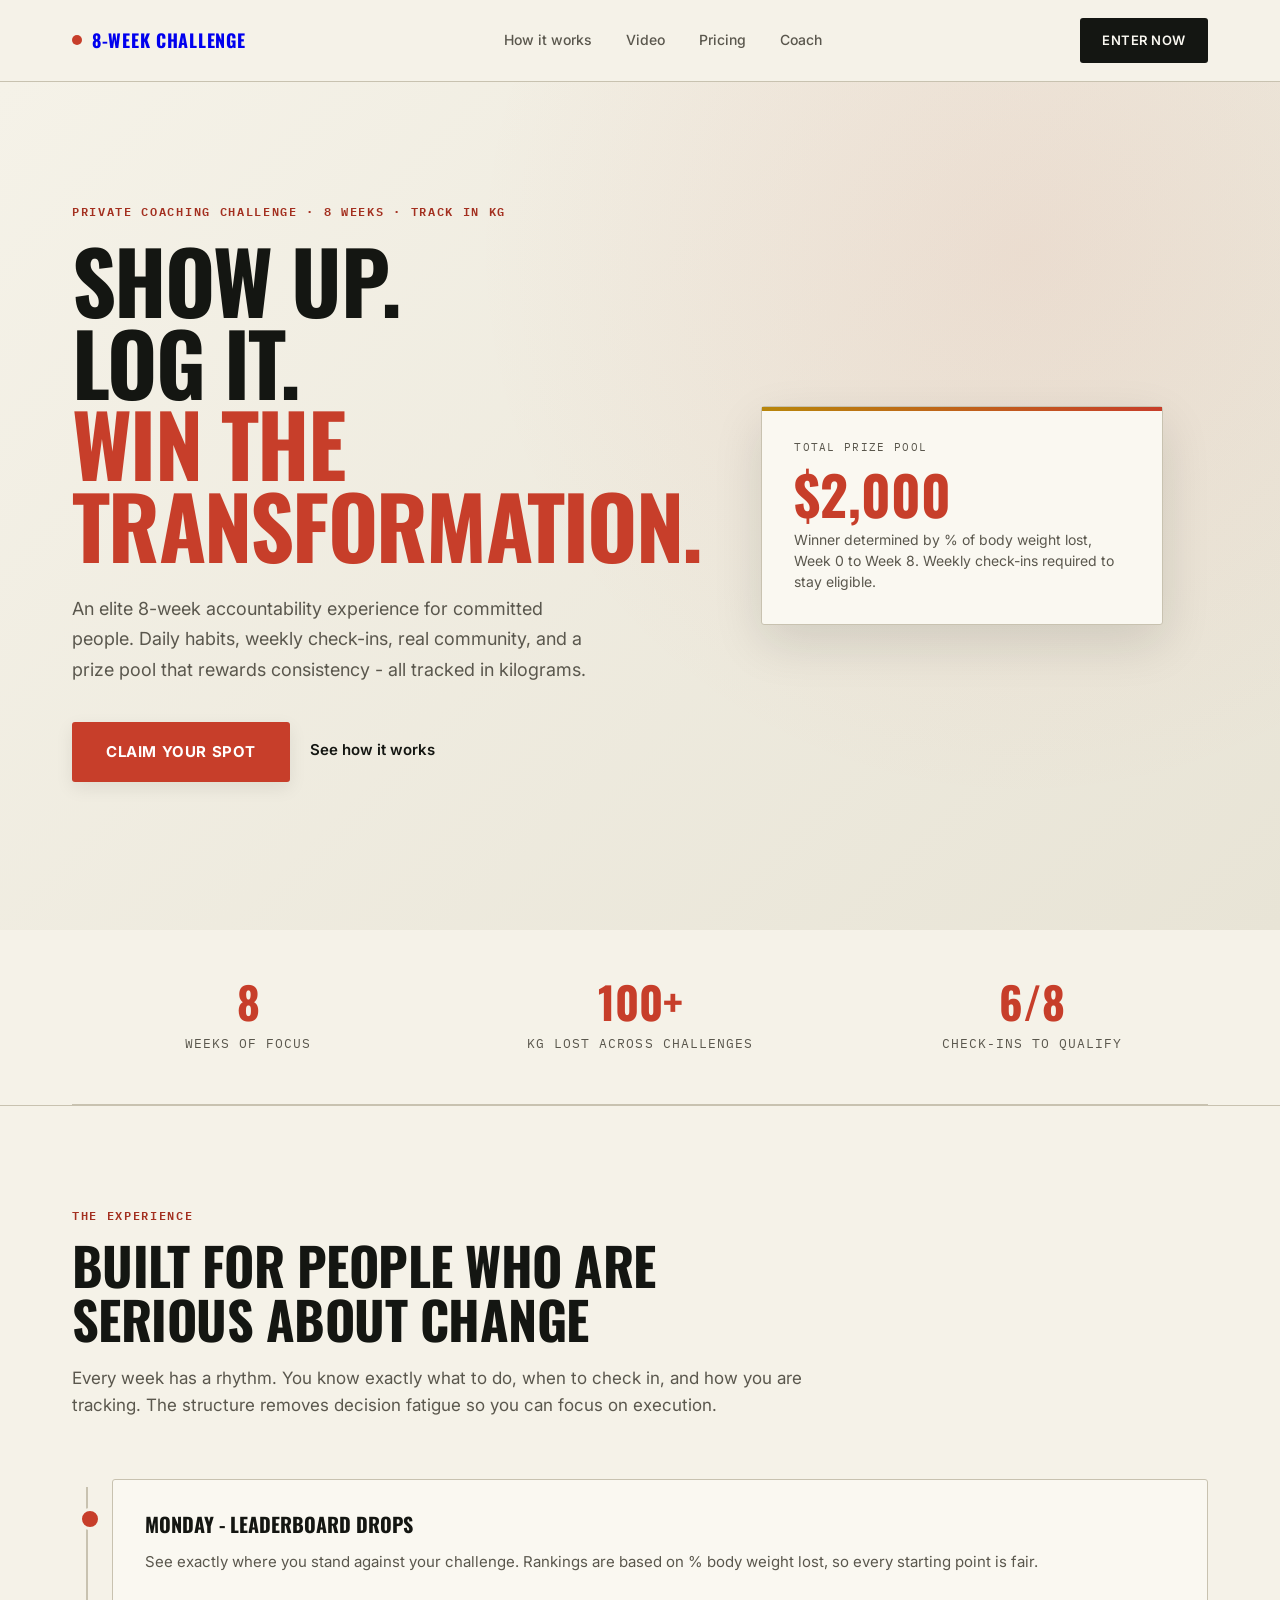
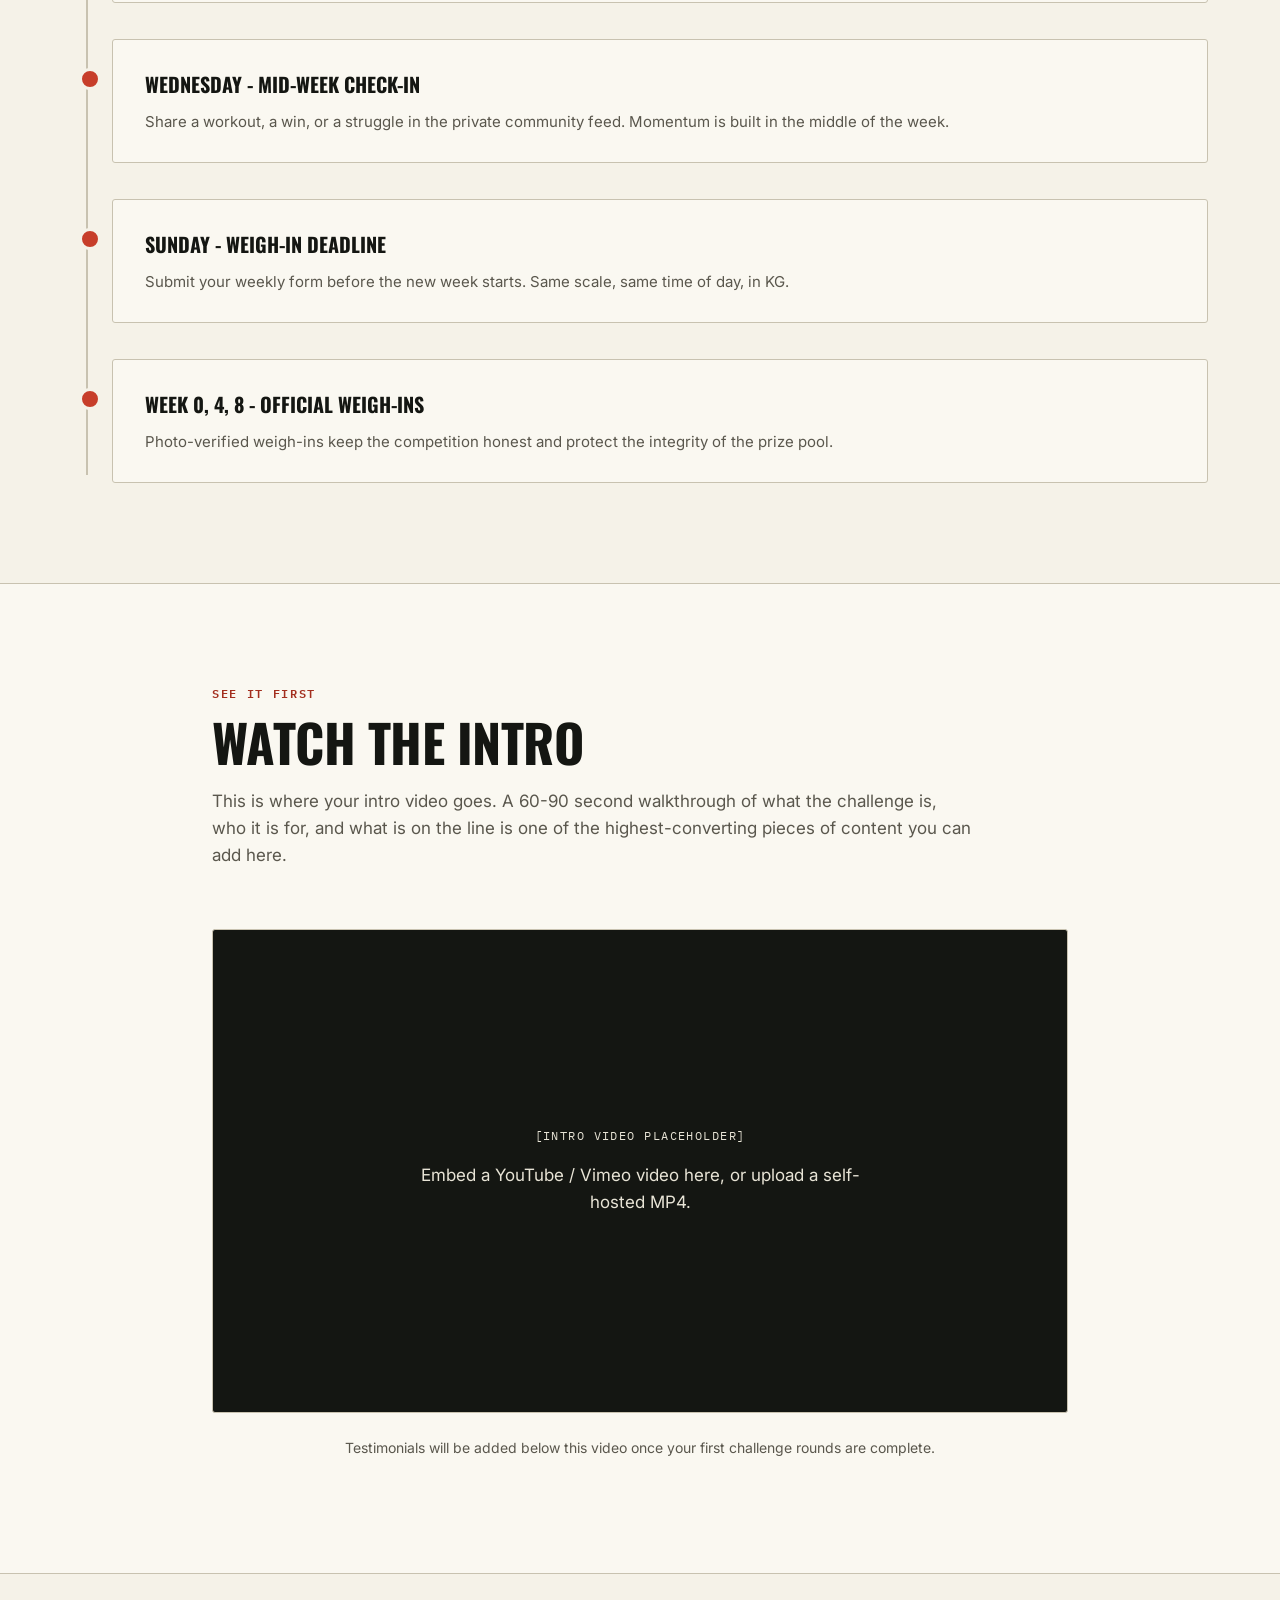
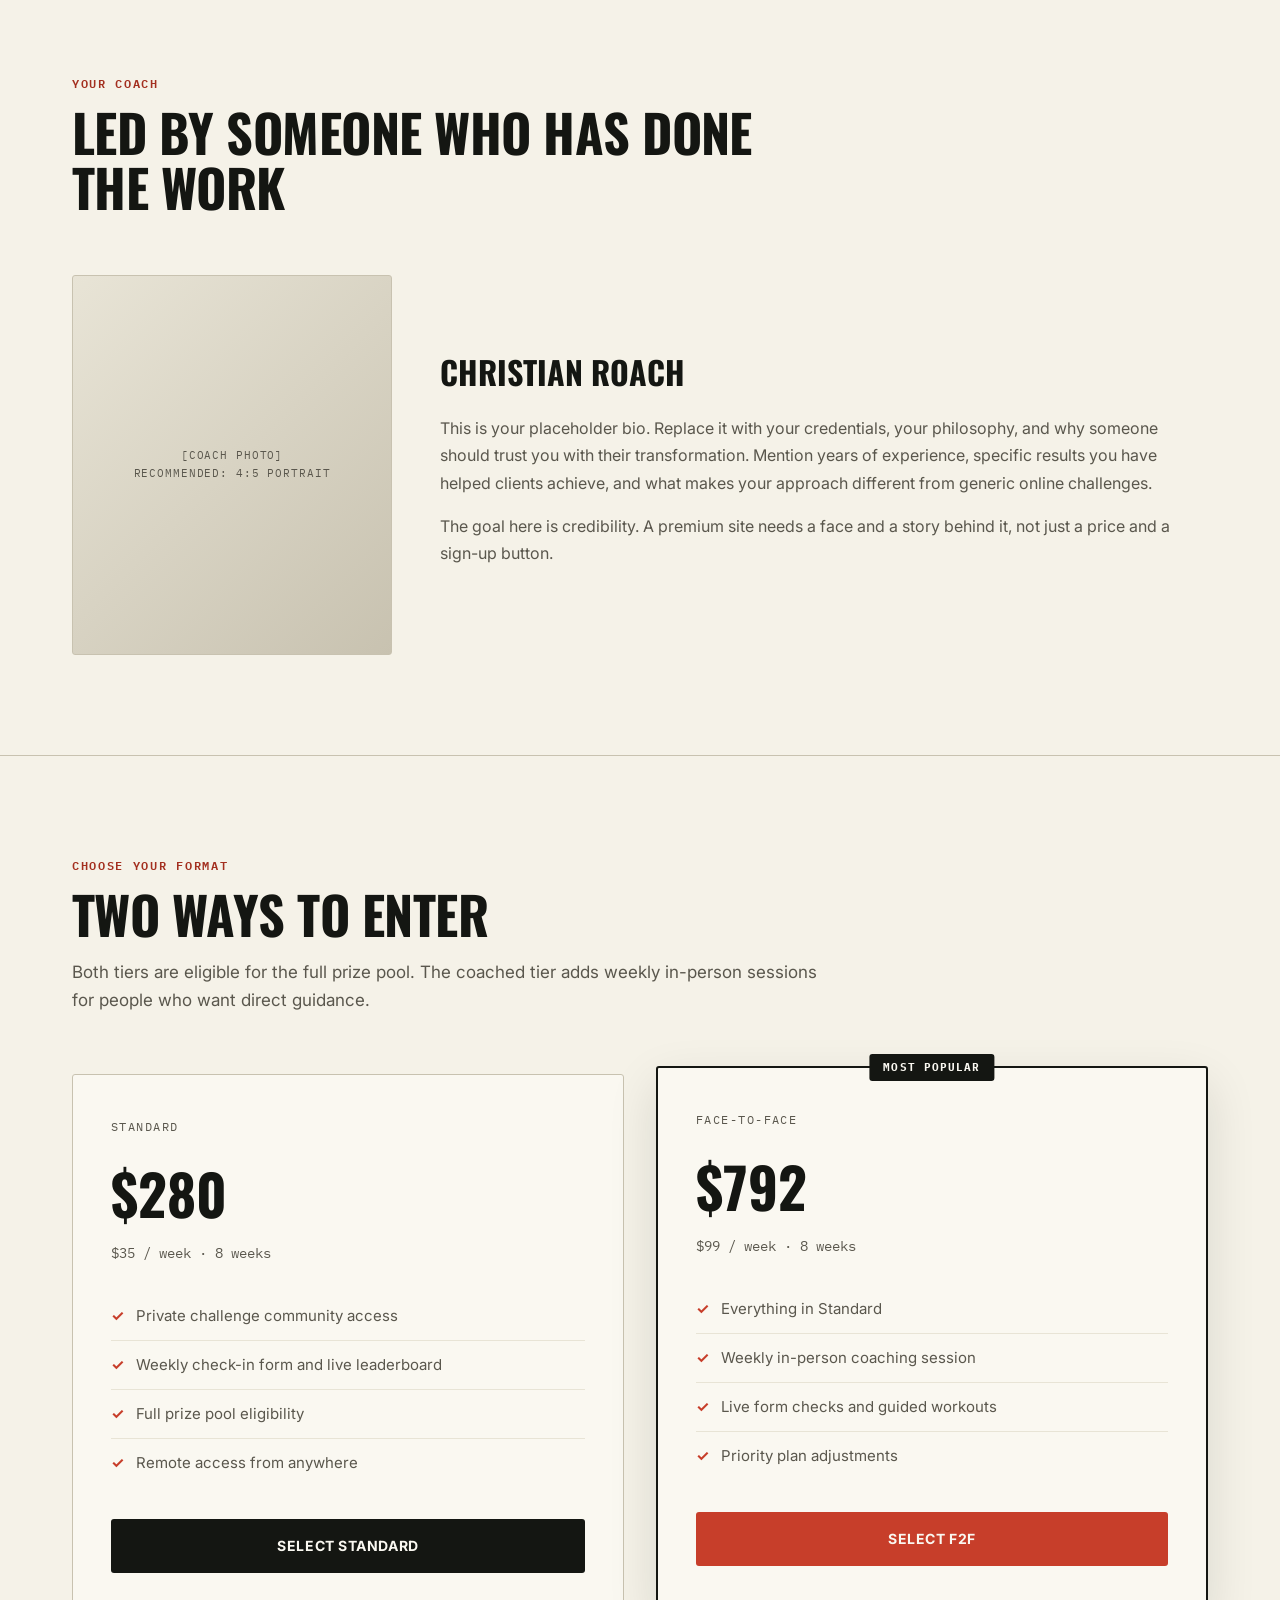
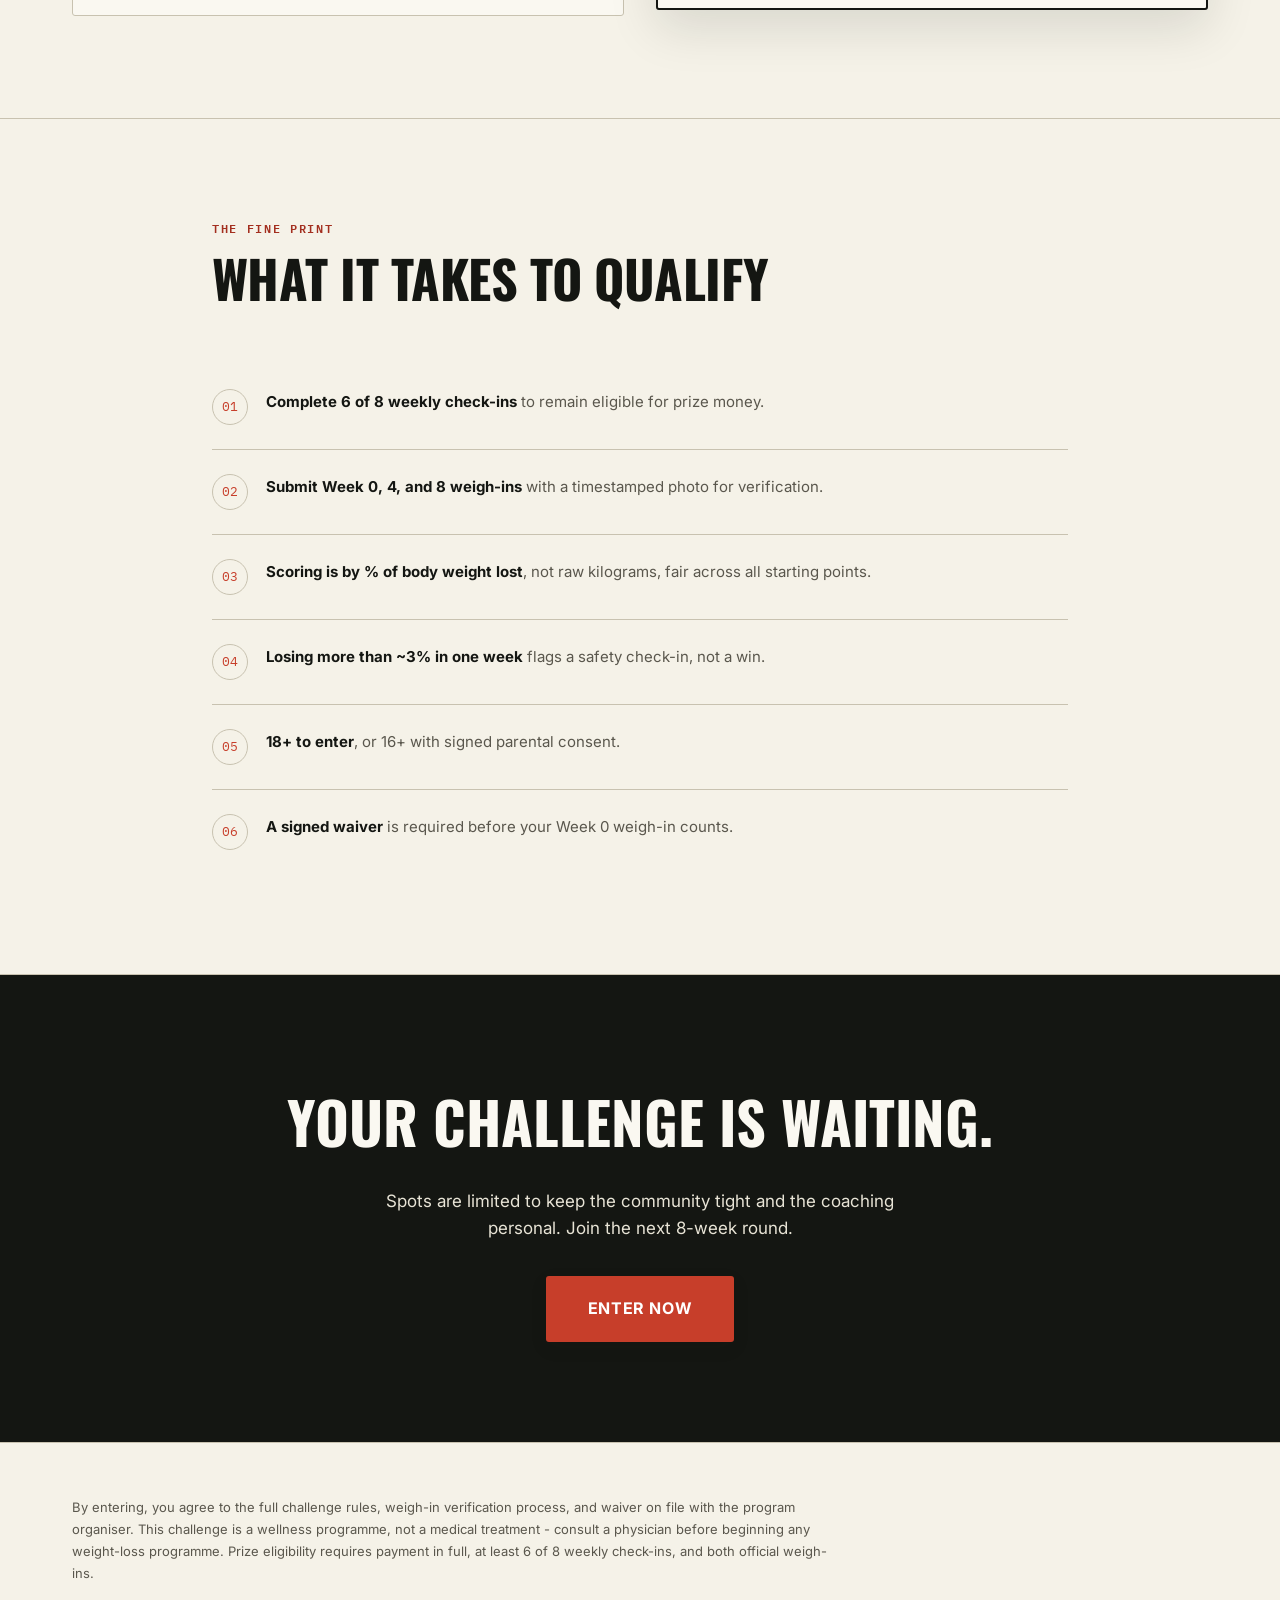
<file: premium-preview.html>
<!DOCTYPE html>
<html lang="en">
<head>
<meta charset="UTF-8">
<meta name="viewport" content="width=device-width, initial-scale=1.0">
<title>8-Week Challenge · Premium Preview</title>
<link rel="preconnect" href="https://fonts.googleapis.com">
<link href="https://fonts.googleapis.com/css2?family=Oswald:wght@500;600;700&family=Inter:wght@300;400;500;600;700&family=IBM+Plex+Mono:wght@500;600&display=swap" rel="stylesheet">
<style>
  :root{
    --ink:#141612;
    --ink-soft:#5a574d;
    --paper:#f5f2e8;
    --paper-2:#e8e4d6;
    --paper-3:#faf8f1;
    --red:#c73e2a;
    --red-dark:#a32f1f;
    --yellow:#d9a31a;
    --gold:#b8860b;
    --line:#c8c2b0;
    --radius:3px;
    --shadow:0 18px 50px rgba(20,22,18,.12);
    --shadow-sm:0 6px 18px rgba(20,22,18,.08);
  }

  *{box-sizing:border-box;}
  html{scroll-behavior:smooth;}
  body{
    margin:0;
    background:var(--paper);
    color:var(--ink);
    font-family:'Inter',-apple-system,BlinkMacSystemFont,'Segoe UI',sans-serif;
    -webkit-font-smoothing:antialiased;
    line-height:1.6;
  }

  .wrap{max-width:1200px;margin:0 auto;padding:0 32px;}
  .wrap-narrow{max-width:920px;margin:0 auto;padding:0 32px;}

  /* ---------- nav ---------- */
  header{
    position:sticky;top:0;z-index:50;
    background:rgba(245,242,232,.94);
    backdrop-filter:blur(10px);
    border-bottom:1px solid var(--line);
  }
  .nav{
    display:flex;align-items:center;justify-content:space-between;
    padding:18px 32px;
    max-width:1200px;margin:0 auto;
  }
  .brand{
    font-family:'Oswald',sans-serif;
    font-weight:700;letter-spacing:0.04em;
    font-size:18px;text-transform:uppercase;
    display:flex;align-items:center;gap:10px;
    text-decoration:none;
  }
  .brand .dot{width:10px;height:10px;background:var(--red);border-radius:50%;display:inline-block;}
  .nav-links{display:flex;gap:34px;font-size:14px;font-weight:500;align-items:center;}
  .nav-links a{text-decoration:none;color:var(--ink-soft);transition:color .2s;}
  .nav-links a:hover{color:var(--ink);}
  .nav-cta{
    background:var(--ink);color:var(--paper-3);
    padding:12px 22px;font-size:13px;font-weight:600;
    text-decoration:none;letter-spacing:0.04em;text-transform:uppercase;
    border-radius:var(--radius);
    transition:all .2s;
  }
  .nav-cta:hover{background:var(--red-dark);}

  @media(max-width:720px){
    .nav-links{display:none;}
  }

  /* ---------- buttons ---------- */
  .btn-primary{
    background:var(--red);color:#fff;
    padding:18px 34px;font-weight:700;font-size:15px;
    text-decoration:none;border-radius:var(--radius);
    text-transform:uppercase;letter-spacing:0.04em;
    display:inline-block;border:none;cursor:pointer;
    transition:all .25s ease;
    box-shadow:var(--shadow-sm);
  }
  .btn-primary:hover{background:var(--red-dark);transform:translateY(-2px);box-shadow:var(--shadow);}

  .btn-ghost{
    color:var(--ink);text-decoration:none;font-weight:600;font-size:15px;
    border-bottom:2px solid var(--ink);padding-bottom:3px;
    background:none;border:none;cursor:pointer;
    transition:all .2s;
  }
  .btn-ghost:hover{color:var(--red-dark);border-color:var(--red-dark);}

  /* ---------- hero ---------- */
  .hero{
    position:relative;
    padding:120px 0 100px;
    background:linear-gradient(135deg, var(--paper) 0%, var(--paper-2) 100%);
    overflow:hidden;
  }
  .hero::before{
    content:"";position:absolute;inset:0;
    background:radial-gradient(circle at 80% 20%, rgba(199,62,42,.08) 0%, transparent 45%);
    pointer-events:none;
  }
  .hero-grid{
    display:grid;grid-template-columns:1.1fr .9fr;gap:60px;align-items:center;
    position:relative;z-index:1;
  }
  .hero-eyebrow{
    font-family:'IBM Plex Mono',monospace;
    font-size:12px;font-weight:600;color:var(--red-dark);
    text-transform:uppercase;letter-spacing:0.14em;margin-bottom:18px;
  }
  .hero h1{
    font-family:'Oswald',sans-serif;
    font-size:clamp(46px,7vw,86px);
    font-weight:700;line-height:0.95;text-transform:uppercase;letter-spacing:-0.02em;
    margin:0 0 28px;
  }
  .hero h1 em{color:var(--red);font-style:normal;}
  .hero-sub{
    font-size:18px;line-height:1.7;color:var(--ink-soft);max-width:520px;margin:0 0 36px;
    font-weight:400;
  }
  .hero-actions{display:flex;gap:20px;align-items:center;flex-wrap:wrap;margin-bottom:48px;}

  .prize-card{
    background:var(--paper-3);
    border:1px solid var(--line);
    border-radius:var(--radius);
    padding:32px;
    box-shadow:var(--shadow);
    max-width:420px;
    position:relative;
  }
  .prize-card::after{
    content:"";position:absolute;top:0;left:0;right:0;height:4px;
    background:linear-gradient(90deg, var(--gold), var(--red));
  }
  .prize-label{
    font-family:'IBM Plex Mono',monospace;font-size:11px;text-transform:uppercase;letter-spacing:0.12em;color:var(--ink-soft);margin-bottom:10px;
  }
  .prize-amount{
    font-family:'Oswald',sans-serif;font-size:54px;font-weight:700;color:var(--red);line-height:1;margin-bottom:8px;
  }
  .prize-desc{font-size:14px;color:var(--ink-soft);line-height:1.5;}

  @media(max-width:900px){
    .hero{padding:80px 0 60px;}
    .hero-grid{grid-template-columns:1fr;gap:40px;}
    .prize-card{max-width:100%;}
  }

  /* ---------- sections ---------- */
  section{padding:100px 0;border-top:1px solid var(--line);}
  section:first-of-type{border-top:none;}
  .sec-head{margin-bottom:60px;max-width:760px;}
  .sec-eyebrow{
    font-family:'IBM Plex Mono',monospace;font-size:12px;font-weight:600;
    text-transform:uppercase;letter-spacing:0.14em;color:var(--red-dark);margin-bottom:12px;
  }
  .sec-head h2{
    font-family:'Oswald',sans-serif;font-size:clamp(32px,4.5vw,52px);
    font-weight:700;text-transform:uppercase;letter-spacing:-0.01em;line-height:1.05;
    margin:0 0 18px;
  }
  .sec-head p{font-size:17px;color:var(--ink-soft);line-height:1.6;margin:0;}

  /* ---------- credibility ---------- */
  .cred-band{
    display:grid;grid-template-columns:repeat(3,1fr);gap:40px;
    padding:50px 0;border-bottom:1px solid var(--line);
  }
  .cred-item{text-align:center;}
  .cred-num{
    font-family:'Oswald',sans-serif;font-size:44px;font-weight:700;color:var(--red);line-height:1;margin-bottom:10px;
  }
  .cred-label{font-size:13px;color:var(--ink-soft);font-family:'IBM Plex Mono',monospace;text-transform:uppercase;letter-spacing:0.08em;}

  @media(max-width:720px){
    .cred-band{grid-template-columns:1fr;gap:28px;}
  }

  /* ---------- timeline ---------- */
  .timeline{
    position:relative;
    display:flex;flex-direction:column;gap:36px;
    padding-left:40px;
  }
  .timeline::before{
    content:"";position:absolute;left:14px;top:8px;bottom:8px;width:2px;background:var(--line);
  }
  .timeline-step{
    position:relative;background:var(--paper-3);border:1px solid var(--line);border-radius:var(--radius);
    padding:28px 32px;
  }
  .timeline-step::before{
    content:"";position:absolute;left:-34px;top:28px;width:16px;height:16px;
    background:var(--red);border:3px solid var(--paper);border-radius:50%;
  }
  .timeline-step h3{font-family:'Oswald',sans-serif;font-size:20px;text-transform:uppercase;margin:0 0 10px;}
  .timeline-step p{margin:0;color:var(--ink-soft);font-size:15px;}

  /* ---------- video ---------- */
  .video-wrap{
    position:relative;padding-bottom:56.25%;height:0;background:var(--ink);
    border-radius:var(--radius);overflow:hidden;border:1px solid var(--line);
  }
  .video-placeholder{
    position:absolute;inset:0;display:flex;flex-direction:column;align-items:center;justify-content:center;
    color:var(--paper-2);text-align:center;padding:20px;
  }
  .video-placeholder .vp-label{
    font-family:'IBM Plex Mono',monospace;font-size:12px;text-transform:uppercase;letter-spacing:0.12em;margin-bottom:16px;
  }
  .video-placeholder .vp-text{font-size:17px;max-width:460px;line-height:1.6;}

  /* ---------- pricing ---------- */
  .pricing-grid{display:grid;grid-template-columns:1fr 1fr;gap:32px;align-items:start;}
  .price-card{
    background:var(--paper-3);border:1px solid var(--line);border-radius:var(--radius);
    padding:42px 38px;display:flex;flex-direction:column;
    transition:all .25s;
  }
  .price-card:hover{box-shadow:var(--shadow-sm);}
  .price-card.featured{
    border-color:var(--ink);border-width:2px;
    position:relative;transform:translateY(-8px);
    box-shadow:var(--shadow);
  }
  .price-tag{
    position:absolute;top:-14px;left:50%;transform:translateX(-50%);
    background:var(--ink);color:var(--paper-3);font-size:11px;font-weight:700;
    padding:5px 14px;text-transform:uppercase;letter-spacing:0.1em;
    font-family:'IBM Plex Mono',monospace;border-radius:var(--radius);
  }
  .price-name{font-family:'IBM Plex Mono',monospace;font-size:12px;text-transform:uppercase;letter-spacing:0.12em;color:var(--ink-soft);margin-bottom:12px;}
  .price-num{font-family:'Oswald',sans-serif;font-size:56px;font-weight:700;margin-bottom:4px;}
  .price-num span{font-size:18px;font-weight:500;font-family:'Inter',sans-serif;color:var(--ink-soft);}
  .price-total{font-size:14px;color:var(--ink-soft);margin-bottom:28px;font-family:'IBM Plex Mono',monospace;}
  .price-list{list-style:none;margin:0 0 32px;padding:0;flex:1;}
  .price-list li{
    font-size:15px;padding:12px 0;border-top:1px solid var(--paper-2);
    display:flex;gap:12px;color:var(--ink-soft);
  }
  .price-list li:first-child{border-top:none;}
  .price-list li::before{content:"✓";color:var(--red);flex-shrink:0;font-weight:700;}
  .price-select{
    display:block;width:100%;text-align:center;
    background:var(--ink);color:var(--paper-3);text-decoration:none;
    padding:16px;font-weight:700;font-size:14px;text-transform:uppercase;letter-spacing:0.04em;
    border-radius:var(--radius);transition:all .2s;
  }
  .price-select:hover{background:var(--red-dark);}
  .price-card.featured .price-select{background:var(--red);}
  .price-card.featured .price-select:hover{background:var(--red-dark);}

  @media(max-width:900px){.pricing-grid{grid-template-columns:1fr;}.price-card.featured{transform:none;}}

  /* ---------- coach ---------- */
  .coach-grid{display:grid;grid-template-columns:320px 1fr;gap:48px;align-items:center;}
  .coach-photo{
    height:380px;background:linear-gradient(135deg, var(--paper-2), var(--line));
    border-radius:var(--radius);border:1px solid var(--line);
    display:flex;align-items:center;justify-content:center;
    font-family:'IBM Plex Mono',monospace;font-size:11px;text-transform:uppercase;color:var(--ink-soft);
    letter-spacing:0.08em;text-align:center;padding:20px;
  }
  .coach-body h3{font-family:'Oswald',sans-serif;font-size:32px;text-transform:uppercase;margin:0 0 18px;}
  .coach-body p{font-size:16px;color:var(--ink-soft);line-height:1.7;margin:0 0 16px;}

  @media(max-width:900px){.coach-grid{grid-template-columns:1fr;}.coach-photo{height:280px;}}

  /* ---------- rules / faq ---------- */
  .rules-list{list-style:none;margin:0;padding:0;}
  .rules-list li{
    padding:24px 0;border-top:1px solid var(--line);
    font-size:15px;line-height:1.7;color:var(--ink-soft);
    display:flex;gap:18px;
  }
  .rules-list li:first-child{border-top:none;}
  .rules-list b{color:var(--ink);font-weight:700;}
  .rmark{
    font-family:'IBM Plex Mono',monospace;font-size:13px;color:var(--red);flex-shrink:0;
    width:36px;height:36px;border:1.5px solid var(--line);border-radius:50%;
    display:flex;align-items:center;justify-content:center;
  }

  /* ---------- final cta ---------- */
  .final-cta{
    background:var(--ink);color:var(--paper-3);padding:100px 0;text-align:center;
  }
  .final-cta h2{font-family:'Oswald',sans-serif;font-size:clamp(34px,5vw,58px);text-transform:uppercase;margin:0 0 20px;}
  .final-cta p{font-size:17px;color:var(--paper-2);max-width:560px;margin:0 auto 34px;line-height:1.6;}
  .final-cta .btn-primary{background:var(--red);font-size:16px;padding:20px 42px;}
  .final-cta .btn-primary:hover{background:var(--red-dark);}

  /* ---------- footer ---------- */
  footer{padding:40px 0 60px;border-top:1px solid var(--line);}
  .foot-text{font-size:13px;color:var(--ink-soft);line-height:1.7;max-width:760px;}

  /* ---------- reveal animation ---------- */
  .reveal{opacity:0;transform:translateY(24px);transition:opacity .8s ease, transform .8s ease;}
  .reveal.visible{opacity:1;transform:translateY(0);}
</style>
</head>
<body>

<header>
  <div class="nav">
    <a href="premium-preview.html" class="brand"><span class="dot"></span>8-Week Challenge</a>
    <nav class="nav-links">
      <a href="#how">How it works</a>
      <a href="#video">Video</a>
      <a href="#pricing">Pricing</a>
      <a href="#coach">Coach</a>
    </nav>
    <a href="#pricing" class="nav-cta">Enter Now</a>
  </div>
</header>

<section class="hero">
  <div class="wrap">
    <div class="hero-grid">
      <div>
        <div class="hero-eyebrow">Private Coaching Challenge · 8 Weeks · Track in KG</div>
        <h1>Show up.<br>Log it.<br><em>Win the transformation.</em></h1>
        <p class="hero-sub">
          An elite 8-week accountability experience for committed people. Daily habits, weekly check-ins, real community, and a prize pool that rewards consistency - all tracked in kilograms.
        </p>
        <div class="hero-actions">
          <a href="#pricing" class="btn-primary">Claim Your Spot</a>
          <a href="#how" class="btn-ghost">See how it works</a>
        </div>
      </div>
      <div class="prize-card">
        <div class="prize-label">Total Prize Pool</div>
        <div class="prize-amount">$2,000</div>
        <div class="prize-desc">Winner determined by % of body weight lost, Week 0 to Week 8. Weekly check-ins required to stay eligible.</div>
      </div>
    </div>
  </div>
</section>

<div class="wrap">
  <div class="cred-band reveal">
    <div class="cred-item">
      <div class="cred-num">8</div>
      <div class="cred-label">Weeks of focus</div>
    </div>
    <div class="cred-item">
      <div class="cred-num">100+</div>
      <div class="cred-label">KG lost across challenges</div>
    </div>
    <div class="cred-item">
      <div class="cred-num">6/8</div>
      <div class="cred-label">Check-ins to qualify</div>
    </div>
  </div>
</div>

<section id="how">
  <div class="wrap">
    <div class="sec-head reveal">
      <div class="sec-eyebrow">The Experience</div>
      <h2>Built for people who are serious about change</h2>
      <p>Every week has a rhythm. You know exactly what to do, when to check in, and how you are tracking. The structure removes decision fatigue so you can focus on execution.</p>
    </div>

    <div class="timeline reveal">
      <div class="timeline-step">
        <h3>Monday - Leaderboard drops</h3>
        <p>See exactly where you stand against your challenge. Rankings are based on % body weight lost, so every starting point is fair.</p>
      </div>
      <div class="timeline-step">
        <h3>Wednesday - Mid-week check-in</h3>
        <p>Share a workout, a win, or a struggle in the private community feed. Momentum is built in the middle of the week.</p>
      </div>
      <div class="timeline-step">
        <h3>Sunday - Weigh-in deadline</h3>
        <p>Submit your weekly form before the new week starts. Same scale, same time of day, in KG.</p>
      </div>
      <div class="timeline-step">
        <h3>Week 0, 4, 8 - Official weigh-ins</h3>
        <p>Photo-verified weigh-ins keep the competition honest and protect the integrity of the prize pool.</p>
      </div>
    </div>
  </div>
</section>

<section id="video" style="background:var(--paper-3);">
  <div class="wrap-narrow">
    <div class="sec-head reveal">
      <div class="sec-eyebrow">See It First</div>
      <h2>Watch the intro</h2>
      <p>This is where your intro video goes. A 60-90 second walkthrough of what the challenge is, who it is for, and what is on the line is one of the highest-converting pieces of content you can add here.</p>
    </div>

    <div class="reveal" style="position:relative;padding-bottom:56.25%;height:0;background:var(--ink);border-radius:var(--radius);overflow:hidden;border:1px solid var(--line);">
      <div style="position:absolute;inset:0;display:flex;flex-direction:column;align-items:center;justify-content:center;color:var(--paper-2);text-align:center;padding:20px;">
        <div style="font-family:'IBM Plex Mono',monospace;font-size:12px;text-transform:uppercase;letter-spacing:0.12em;margin-bottom:16px;">[Intro video placeholder]</div>
        <div style="font-size:17px;max-width:460px;line-height:1.6;">Embed a YouTube / Vimeo video here, or upload a self-hosted MP4.</div>
      </div>
    </div>

    <p class="reveal" style="text-align:center;margin-top:24px;font-size:14px;color:var(--ink-soft);">Testimonials will be added below this video once your first challenge rounds are complete.</p>
  </div>
</section>

<section id="coach">
  <div class="wrap">
    <div class="sec-head reveal">
      <div class="sec-eyebrow">Your Coach</div>
      <h2>Led by someone who has done the work</h2>
    </div>

    <div class="coach-grid reveal">
      <div class="coach-photo">[Coach photo]<br>Recommended: 4:5 portrait</div>
      <div class="coach-body">
        <h3>Christian Roach</h3>
        <p>This is your placeholder bio. Replace it with your credentials, your philosophy, and why someone should trust you with their transformation. Mention years of experience, specific results you have helped clients achieve, and what makes your approach different from generic online challenges.</p>
        <p>The goal here is credibility. A premium site needs a face and a story behind it, not just a price and a sign-up button.</p>
      </div>
    </div>
  </div>
</section>

<section id="pricing">
  <div class="wrap">
    <div class="sec-head reveal">
      <div class="sec-eyebrow">Choose Your Format</div>
      <h2>Two ways to enter</h2>
      <p>Both tiers are eligible for the full prize pool. The coached tier adds weekly in-person sessions for people who want direct guidance.</p>
    </div>

    <div class="pricing-grid reveal">
      <div class="price-card">
        <div class="price-name">Standard</div>
        <div class="price-num">$280</div>
        <div class="price-total">$35 / week · 8 weeks</div>
        <ul class="price-list">
          <li>Private challenge community access</li>
          <li>Weekly check-in form and live leaderboard</li>
          <li>Full prize pool eligibility</li>
          <li>Remote access from anywhere</li>
        </ul>
        <a href="signup.html?tier=standard" class="price-select">Select Standard</a>
      </div>
      <div class="price-card featured">
        <div class="price-tag">Most Popular</div>
        <div class="price-name">Face-to-Face</div>
        <div class="price-num">$792</div>
        <div class="price-total">$99 / week · 8 weeks</div>
        <ul class="price-list">
          <li>Everything in Standard</li>
          <li>Weekly in-person coaching session</li>
          <li>Live form checks and guided workouts</li>
          <li>Priority plan adjustments</li>
        </ul>
        <a href="signup.html?tier=f2f" class="price-select">Select F2F</a>
      </div>
    </div>
  </div>
</section>

<section id="rules">
  <div class="wrap-narrow">
    <div class="sec-head reveal">
      <div class="sec-eyebrow">The Fine Print</div>
      <h2>What it takes to qualify</h2>
    </div>

    <ul class="rules-list reveal">
      <li><span class="rmark">01</span><span><b>Complete 6 of 8 weekly check-ins</b> to remain eligible for prize money.</span></li>
      <li><span class="rmark">02</span><span><b>Submit Week 0, 4, and 8 weigh-ins</b> with a timestamped photo for verification.</span></li>
      <li><span class="rmark">03</span><span><b>Scoring is by % of body weight lost</b>, not raw kilograms, fair across all starting points.</span></li>
      <li><span class="rmark">04</span><span><b>Losing more than ~3% in one week</b> flags a safety check-in, not a win.</span></li>
      <li><span class="rmark">05</span><span><b>18+ to enter</b>, or 16+ with signed parental consent.</span></li>
      <li><span class="rmark">06</span><span><b>A signed waiver</b> is required before your Week 0 weigh-in counts.</span></li>
    </ul>
  </div>
</section>

<section class="final-cta">
  <div class="wrap-narrow">
    <h2 class="reveal">Your challenge is waiting.</h2>
    <p class="reveal">Spots are limited to keep the community tight and the coaching personal. Join the next 8-week round.</p>
    <a href="signup.html" class="btn-primary reveal">Enter Now</a>
  </div>
</section>

<footer>
  <div class="wrap">
    <p class="foot-text">By entering, you agree to the full challenge rules, weigh-in verification process, and waiver on file with the program organiser. This challenge is a wellness programme, not a medical treatment - consult a physician before beginning any weight-loss programme. Prize eligibility requires payment in full, at least 6 of 8 weekly check-ins, and both official weigh-ins.</p>
  </div>
</footer>

<script>
  // Simple reveal-on-scroll animation
  const observer = new IntersectionObserver(function(entries){
    entries.forEach(function(entry){
      if(entry.isIntersecting){
        entry.target.classList.add('visible');
        observer.unobserve(entry.target);
      }
    });
  }, { threshold: 0.12 });

  document.querySelectorAll('.reveal').forEach(function(el){ observer.observe(el); });
</script>

</body>
</html>
</file>
<file: css/main.css>
:root{
  --ink:#141612;
  --ink-soft:#5a574d;
  --paper:#f5f2e8;
  --paper-2:#e8e4d6;
  --paper-3:#faf8f1;
  --red:#c73e2a;
  --red-dark:#a32f1f;
  --yellow:#d9a31a;
  --gold:#b8860b;
  --silver:#8a8a8a;
  --bronze:#a5652f;
  --line:#c8c2b0;
  --radius:3px;
  --shadow:0 18px 50px rgba(20,22,18,.12);
  --shadow-sm:0 6px 18px rgba(20,22,18,.08);
}

*{box-sizing:border-box;}
html{scroll-behavior:smooth;}
body{
  margin:0;
  background:var(--paper);
  color:var(--ink);
  font-family:'Inter',-apple-system,BlinkMacSystemFont,'Segoe UI',sans-serif;
  -webkit-font-smoothing:antialiased;
  line-height:1.6;
}

.wrap{max-width:1200px;margin:0 auto;padding:0 32px;}
.wrap-narrow{max-width:920px;margin:0 auto;padding:0 32px;}
a{color:inherit;}

/* ---------- typography ---------- */
.font-oswald{font-family:'Oswald',sans-serif;}
.font-mono{font-family:'IBM Plex Mono',monospace;}

.eyebrow{
  font-family:'IBM Plex Mono',monospace;
  font-size:12px;font-weight:600;
  color:var(--red-dark);
  text-transform:uppercase;letter-spacing:0.14em;
  margin-bottom:14px;
}

h1,h2,h3{
  font-family:'Oswald',sans-serif;
  font-weight:700;text-transform:uppercase;letter-spacing:-0.01em;
  margin:0 0 16px;line-height:1.05;
}
h1{font-size:clamp(38px,6vw,64px);}
h2{font-size:clamp(32px,4.5vw,52px);}
h3{font-size:clamp(22px,2.8vw,28px);}

p{margin:0 0 16px;color:var(--ink-soft);}

/* ---------- nav ---------- */
header{
  position:sticky;top:0;z-index:50;
  background:rgba(245,242,232,.94);
  backdrop-filter:blur(10px);
  border-bottom:1px solid var(--line);
}
.nav{
  display:flex;align-items:center;justify-content:space-between;
  padding:18px 32px;
  max-width:1200px;margin:0 auto;
}
.brand{
  font-family:'Oswald',sans-serif;
  font-weight:700;letter-spacing:0.04em;
  font-size:18px;text-transform:uppercase;
  display:flex;align-items:center;gap:10px;
  text-decoration:none;
}
.brand .dot{width:10px;height:10px;background:var(--red);border-radius:50%;display:inline-block;}
.nav-links{display:flex;gap:34px;font-size:14px;font-weight:500;align-items:center;}
.nav-links a{text-decoration:none;color:var(--ink-soft);transition:color .2s;}
.nav-links a:hover{color:var(--ink);}
.nav-cta{
  background:var(--ink);color:var(--paper-3);
  padding:12px 22px;font-size:13px;font-weight:600;
  text-decoration:none;letter-spacing:0.04em;text-transform:uppercase;
  border-radius:var(--radius);
  transition:all .2s;
}
.nav-cta:hover{background:var(--red-dark);}
.nav-user{
  font-size:13px;color:var(--ink-soft);
  display:flex;align-items:center;gap:14px;
}
.nav-user button{
  background:none;border:none;font-family:inherit;
  font-size:13px;color:var(--red-dark);cursor:pointer;padding:0;
  text-decoration:underline;
}

@media(max-width:720px){
  .nav-links{display:none;}
}

/* ---------- buttons ---------- */
.btn-primary{
  background:var(--red);color:#fff;
  padding:18px 34px;font-weight:700;font-size:15px;
  text-decoration:none;border-radius:var(--radius);
  text-transform:uppercase;letter-spacing:0.04em;
  display:inline-block;border:none;cursor:pointer;
  transition:all .25s ease;
  box-shadow:var(--shadow-sm);
}
.btn-primary:hover{background:var(--red-dark);transform:translateY(-2px);box-shadow:var(--shadow);}
.btn-primary:disabled{opacity:.6;cursor:not-allowed;transform:none;}

.btn-secondary{
  background:var(--ink);color:var(--paper-3);
  padding:14px 24px;font-weight:600;font-size:14px;
  text-decoration:none;border-radius:var(--radius);
  text-transform:uppercase;letter-spacing:0.02em;
  display:inline-block;border:none;cursor:pointer;
}
.btn-secondary:hover{background:var(--red-dark);}

.btn-ghost{
  color:var(--ink);text-decoration:none;font-weight:600;font-size:15px;
  border-bottom:2px solid var(--ink);padding-bottom:3px;
  background:none;border:none;cursor:pointer;
  transition:all .2s;
}
.btn-ghost:hover{color:var(--red-dark);border-color:var(--red-dark);}

/* ---------- countdown ---------- */
.countdown-card{
  margin-top:40px;
  grid-column:1 / -1;
  background:var(--paper-3);
  border:1.5px solid var(--line);
  border-radius:var(--radius);
  padding:32px 40px;
  display:flex;
  flex-direction:column;
  align-items:center;
  justify-content:center;
  box-shadow:var(--shadow-sm);
  text-align:center;
}
.countdown-label{
  font-family:'IBM Plex Mono',monospace;
  font-size:13px;font-weight:600;
  text-transform:uppercase;letter-spacing:0.14em;
  color:var(--ink-soft);
  margin-bottom:20px;
}
.countdown-units{
  display:flex;gap:40px;
  justify-content:center;
  width:100%;
}
.countdown-unit{
  display:flex;flex-direction:column;align-items:center;min-width:100px;
}
.countdown-num{
  font-family:'Oswald',sans-serif;
  font-size:clamp(56px,8vw,96px);font-weight:700;line-height:1;
  color:var(--red-dark);
}
.countdown-name{
  font-family:'IBM Plex Mono',monospace;
  font-size:12px;text-transform:uppercase;letter-spacing:0.12em;
  color:var(--ink-soft);margin-top:10px;
}
@media(max-width:720px){
  .countdown-card{padding:24px 20px;}
  .countdown-units{gap:24px;}
  .countdown-unit{min-width:70px;}
  .countdown-num{font-size:clamp(44px,12vw,64px);}
}
@media(max-width:420px){
  .countdown-units{gap:16px;}
  .countdown-unit{min-width:58px;}
  .countdown-num{font-size:clamp(36px,14vw,52px);}
  .countdown-name{font-size:10px;}
}

/* ---------- forms ---------- */
.form-row{margin-bottom:20px;}
.form-row label,.form-row .label-like{
  display:block;font-family:'IBM Plex Mono',monospace;font-size:12px;
  text-transform:uppercase;letter-spacing:0.08em;color:var(--ink-soft);
  margin-bottom:8px;
}
.form-row input,.form-row select,.form-row textarea{
  width:100%;padding:13px 14px;border:1.5px solid var(--line);
  border-radius:var(--radius);font-family:'Inter',sans-serif;font-size:15px;
  background:#fff;color:var(--ink);
}
.form-row input:focus,.form-row select:focus,.form-row textarea:focus{
  outline:none;border-color:var(--red);
}
.form-row input[type="file"]{padding:9px 12px;}
.two-col{display:grid;grid-template-columns:1fr 1fr;gap:14px;}
.three-col{display:grid;grid-template-columns:repeat(3,1fr);gap:14px;}
.hint{font-size:12px;color:var(--ink-soft);margin-top:6px;}

.submit-btn{
  width:100%;background:var(--red);color:#fff;border:none;
  padding:17px;font-weight:700;font-size:15px;text-transform:uppercase;
  letter-spacing:0.03em;border-radius:var(--radius);cursor:pointer;
  transition:all .2s;
}
.submit-btn:hover{background:var(--red-dark);}
.submit-btn:disabled{opacity:.6;cursor:not-allowed;}

.check-row{display:flex;gap:10px;align-items:flex-start;margin:20px 0;}
.check-row input{margin-top:3px;}
.check-row label{font-size:13.5px;color:var(--ink-soft);line-height:1.5;font-family:'Inter',sans-serif;text-transform:none;letter-spacing:0;}

.tier-toggle{display:grid;grid-template-columns:1fr 1fr;gap:12px;}
.tier-opt{
  border:1.5px solid var(--line);border-radius:var(--radius);
  padding:16px;cursor:pointer;position:relative;
}
.tier-opt input{position:absolute;opacity:0;width:0;height:0;}
.tier-opt .t-name{font-weight:600;font-size:14.5px;margin-bottom:4px;}
.tier-opt .t-price{font-family:'IBM Plex Mono',monospace;font-size:13px;color:var(--ink-soft);}
.tier-opt.checked{border-color:var(--red);background:rgba(199,62,42,0.06);}
.tier-opt.checked .t-name{color:var(--red-dark);}

/* ---------- messages ---------- */
.msg{
  margin-top:16px;padding:13px 16px;border-radius:var(--radius);font-size:13.5px;
  display:none;
}
.msg.show{display:block;}
.msg.success{background:rgba(60,120,60,0.1);border:1px solid #3c783c;color:#2c5c2c;}
.msg.error{background:rgba(199,62,42,0.08);border:1px solid var(--red);color:var(--red-dark);}
.msg.info{background:rgba(33,70,175,0.08);border:1px solid #2146af;color:#2146af;}

/* ---------- confirmation ---------- */
.confirm{display:none;text-align:center;padding:40px 20px;}
.confirm.show{display:block;}
.confirm-mark{
  width:56px;height:56px;border-radius:50%;background:var(--red);
  color:#fff;display:flex;align-items:center;justify-content:center;
  font-family:'Oswald',sans-serif;font-size:26px;margin:0 auto 18px;
}
.confirm h3{font-family:'Oswald',sans-serif;text-transform:uppercase;font-size:24px;margin:0 0 10px;}
.confirm p{color:var(--ink-soft);font-size:14.5px;max-width:380px;margin:0 auto;}

/* ---------- hero ---------- */
.hero{
  position:relative;
  padding:120px 0 100px;
  background:linear-gradient(135deg, var(--paper) 0%, var(--paper-2) 100%);
  overflow:hidden;
}
.hero::before{
  content:"";position:absolute;inset:0;
  background:radial-gradient(circle at 80% 20%, rgba(199,62,42,.08) 0%, transparent 45%);
  pointer-events:none;
}
.hero-grid{
  display:grid;grid-template-columns:1.1fr .9fr;gap:60px;align-items:center;
  position:relative;z-index:1;
}
.hero-eyebrow{
  font-family:'IBM Plex Mono',monospace;
  font-size:12px;font-weight:600;color:var(--red-dark);
  text-transform:uppercase;letter-spacing:0.14em;margin-bottom:18px;
}
.hero h1{
  font-family:'Oswald',sans-serif;
  font-size:clamp(46px,7vw,86px);
  font-weight:700;line-height:0.95;text-transform:uppercase;letter-spacing:-0.02em;
  margin:0 0 28px;
}
.hero h1 em{color:var(--red);font-style:normal;}
.hero-sub{
  font-size:18px;line-height:1.7;color:var(--ink-soft);max-width:520px;margin:0 0 36px;
  font-weight:400;
}
.hero-actions{display:flex;gap:20px;align-items:center;flex-wrap:wrap;margin-bottom:48px;}

.prize-card{
  background:var(--paper-3);
  border:1px solid var(--line);
  border-radius:var(--radius);
  padding:32px;
  box-shadow:var(--shadow);
  max-width:420px;
  position:relative;
}
.prize-card::after{
  content:"";position:absolute;top:0;left:0;right:0;height:4px;
  background:linear-gradient(90deg, var(--gold), var(--red));
}
.prize-label{
  font-family:'IBM Plex Mono',monospace;font-size:11px;text-transform:uppercase;letter-spacing:0.12em;color:var(--ink-soft);margin-bottom:10px;
}
.prize-amount{
  font-family:'Oswald',sans-serif;font-size:54px;font-weight:700;color:var(--red);line-height:1;margin-bottom:8px;
}
.prize-desc{font-size:14px;color:var(--ink-soft);line-height:1.5;}

@media(max-width:900px){
  .hero{padding:80px 0 60px;}
  .hero-grid{grid-template-columns:1fr;gap:40px;}
  .prize-card{max-width:100%;}
}

/* ---------- sections ---------- */
section{padding:100px 0;border-top:1px solid var(--line);}
section:first-of-type{border-top:none;}
.sec-head{margin-bottom:60px;max-width:760px;}
.sec-head h2{margin:0 0 18px;}
.sec-head p{font-size:17px;color:var(--ink-soft);line-height:1.6;margin:0;}

/* ---------- credibility ---------- */
.cred-band{
  display:grid;grid-template-columns:repeat(3,1fr);gap:40px;
  padding:50px 0;border-bottom:1px solid var(--line);
}
.cred-item{text-align:center;}
.cred-num{
  font-family:'Oswald',sans-serif;font-size:44px;font-weight:700;color:var(--red);line-height:1;margin-bottom:10px;
}
.cred-label{font-size:13px;color:var(--ink-soft);font-family:'IBM Plex Mono',monospace;text-transform:uppercase;letter-spacing:0.08em;}

@media(max-width:720px){
  .cred-band{grid-template-columns:1fr;gap:28px;}
}

/* ---------- timeline ---------- */
.timeline{
  position:relative;
  display:flex;flex-direction:column;gap:36px;
  padding-left:40px;
}
.timeline::before{
  content:"";position:absolute;left:14px;top:8px;bottom:8px;width:2px;background:var(--line);
}
.timeline-step{
  position:relative;background:var(--paper-3);border:1px solid var(--line);border-radius:var(--radius);
  padding:28px 32px;
}
.timeline-step::before{
  content:"";position:absolute;left:-34px;top:28px;width:16px;height:16px;
  background:var(--red);border:3px solid var(--paper);border-radius:50%;
}
.timeline-step h3{font-family:'Oswald',sans-serif;font-size:20px;text-transform:uppercase;margin:0 0 10px;}
.timeline-step p{margin:0;color:var(--ink-soft);font-size:15px;}

/* ---------- video ---------- */
.video-wrap{
  position:relative;padding-bottom:56.25%;height:0;background:var(--ink);
  border-radius:var(--radius);overflow:hidden;border:1px solid var(--line);
}
.video-placeholder{
  position:absolute;inset:0;display:flex;flex-direction:column;align-items:center;justify-content:center;
  color:var(--paper-2);text-align:center;padding:20px;
}
.video-placeholder .vp-label{
  font-family:'IBM Plex Mono',monospace;font-size:12px;text-transform:uppercase;letter-spacing:0.12em;margin-bottom:16px;
}
.video-placeholder .vp-text{font-size:17px;max-width:460px;line-height:1.6;}

/* ---------- pricing ---------- */
.pricing-grid{display:grid;grid-template-columns:1fr 1fr;gap:32px;align-items:start;}
.price-card{
  background:var(--paper-3);border:1px solid var(--line);border-radius:var(--radius);
  padding:42px 38px;display:flex;flex-direction:column;
  transition:all .25s;
}
.price-card:hover{box-shadow:var(--shadow-sm);}
.price-card.featured{
  border-color:var(--ink);border-width:2px;
  position:relative;transform:translateY(-8px);
  box-shadow:var(--shadow);
}
.price-tag{
  position:absolute;top:-14px;left:50%;transform:translateX(-50%);
  background:var(--ink);color:var(--paper-3);font-size:11px;font-weight:700;
  padding:5px 14px;text-transform:uppercase;letter-spacing:0.1em;
  font-family:'IBM Plex Mono',monospace;border-radius:var(--radius);
}
.price-card .price-name{font-family:'IBM Plex Mono',monospace;font-size:12px;text-transform:uppercase;letter-spacing:0.12em;color:var(--ink-soft);margin-bottom:12px;}
.price-card .price-num{font-family:'Oswald',sans-serif;font-size:56px;font-weight:700;margin-bottom:4px;}
.price-card .price-num span{font-size:18px;font-weight:500;font-family:'Inter',sans-serif;color:var(--ink-soft);}
.price-card .price-total{font-size:14px;color:var(--ink-soft);margin-bottom:28px;font-family:'IBM Plex Mono',monospace;}
.price-list{list-style:none;margin:0 0 32px;padding:0;flex:1;}
.price-list li{
  font-size:15px;padding:12px 0;border-top:1px solid var(--paper-2);
  display:flex;gap:12px;color:var(--ink-soft);
}
.price-list li:first-child{border-top:none;}
.price-list li::before{content:"✓";color:var(--red);flex-shrink:0;font-weight:700;}
.price-select{
  display:block;width:100%;text-align:center;
  background:var(--ink);color:var(--paper-3);text-decoration:none;
  padding:16px;font-weight:700;font-size:14px;text-transform:uppercase;letter-spacing:0.04em;
  border-radius:var(--radius);transition:all .2s;
}
.price-select:hover{background:var(--red-dark);}
.price-card.featured .price-select{background:var(--red);}
.price-card.featured .price-select:hover{background:var(--red-dark);}

@media(max-width:900px){.pricing-grid{grid-template-columns:1fr;}.price-card.featured{transform:none;}}

/* ---------- spots remaining / scarcity ---------- */
.spots-remaining{
  display:inline-flex;align-items:center;gap:10px;
  margin:16px 0 0;
  padding:10px 16px;
  background:rgba(199,62,42,0.08);color:var(--red-dark);
  border:1.5px solid var(--red-dark);
  border-radius:var(--radius);
  font-family:'IBM Plex Mono',monospace;font-size:13px;font-weight:600;
  text-transform:uppercase;letter-spacing:0.04em;
}
.pulse-dot{
  width:8px;height:8px;background:var(--red);border-radius:50%;
  animation:pulse 1.4s infinite;
}
@keyframes pulse{
  0%{opacity:1;transform:scale(1);}
  50%{opacity:0.5;transform:scale(1.3);}
  100%{opacity:1;transform:scale(1);}
}

/* ---------- dashboard focus + badges ---------- */
.focus-card{
  background:var(--paper-3);border:1.5px solid var(--gold);
  border-radius:var(--radius);padding:18px 20px;margin-bottom:24px;
}
.focus-label{
  font-family:'IBM Plex Mono',monospace;font-size:11px;font-weight:600;
  text-transform:uppercase;letter-spacing:0.1em;color:var(--gold);margin-bottom:6px;
}
.focus-text{font-family:'Oswald',sans-serif;font-size:20px;font-weight:700;margin-bottom:6px;}
.focus-hint{font-size:14px;color:var(--ink-soft);line-height:1.5;}
.badge{
  display:inline-flex;align-items:center;gap:6px;
  font-family:'IBM Plex Mono',monospace;font-size:11px;font-weight:600;
  text-transform:uppercase;letter-spacing:0.04em;
  padding:6px 10px;border-radius:var(--radius);
}

/* ---------- coach ---------- */
.coach-grid{display:grid;grid-template-columns:320px 1fr;gap:48px;align-items:center;}
.coach-photo{
  height:380px;background:linear-gradient(135deg, var(--paper-2), var(--line));
  border-radius:var(--radius);border:1px solid var(--line);
  display:flex;align-items:center;justify-content:center;
  font-family:'IBM Plex Mono',monospace;font-size:11px;text-transform:uppercase;color:var(--ink-soft);
  letter-spacing:0.08em;text-align:center;padding:20px;
}
.coach-body h3{font-family:'Oswald',sans-serif;font-size:32px;text-transform:uppercase;margin:0 0 18px;}
.coach-body p{font-size:16px;color:var(--ink-soft);line-height:1.7;margin:0 0 16px;}

@media(max-width:900px){.coach-grid{grid-template-columns:1fr;}.coach-photo{height:280px;}}

/* ---------- rules / faq ---------- */
.rules-list{list-style:none;margin:0;padding:0;}
.rules-list li{
  padding:24px 0;border-top:1px solid var(--line);
  font-size:15px;line-height:1.7;color:var(--ink-soft);
  display:flex;gap:18px;
}
.rules-list li:first-child{border-top:none;}
.rules-list b{color:var(--ink);font-weight:700;}
.rmark{
  font-family:'IBM Plex Mono',monospace;font-size:13px;color:var(--red);flex-shrink:0;
  width:36px;height:36px;border:1.5px solid var(--line);border-radius:50%;
  display:flex;align-items:center;justify-content:center;
}

/* ---------- final cta ---------- */
.final-cta{
  background:var(--ink);color:var(--paper-3);padding:100px 0;text-align:center;
}
.final-cta h2{font-family:'Oswald',sans-serif;font-size:clamp(34px,5vw,58px);text-transform:uppercase;margin:0 0 20px;}
.final-cta p{font-size:17px;color:var(--paper-2);max-width:560px;margin:0 auto 34px;line-height:1.6;}
.final-cta .btn-primary{background:var(--red);font-size:16px;padding:20px 42px;}
.final-cta .btn-primary:hover{background:var(--red-dark);}

/* ---------- leaderboard ---------- */
.lb-head{display:flex;justify-content:space-between;align-items:center;margin-bottom:14px;flex-wrap:wrap;gap:12px;}
.lb-updated{font-family:'IBM Plex Mono',monospace;font-size:11.5px;color:var(--ink-soft);}
.refresh-btn{
  font-family:'IBM Plex Mono',monospace;font-size:12px;font-weight:600;
  background:none;border:1.5px solid var(--ink);border-radius:var(--radius);
  padding:8px 14px;cursor:pointer;text-transform:uppercase;letter-spacing:0.04em;
}
.refresh-btn:hover{background:var(--ink);color:var(--paper-3);}

.lb-row{
  display:grid;grid-template-columns:44px 1fr auto;align-items:center;gap:14px;
  background:var(--paper-3);border:1px solid var(--line);border-radius:var(--radius);
  padding:14px 18px;margin-bottom:8px;
}
.lb-row.r1{border-color:var(--gold);border-width:1.5px;}
.lb-row.r2{border-color:var(--silver);border-width:1.5px;}
.lb-row.r3{border-color:var(--bronze);border-width:1.5px;}
.lb-rank{font-family:'Oswald',sans-serif;font-weight:700;font-size:19px;color:var(--ink-soft);}
.lb-row.r1 .lb-rank{color:var(--gold);}
.lb-row.r2 .lb-rank{color:var(--silver);}
.lb-row.r3 .lb-rank{color:var(--bronze);}
.lb-name{font-weight:600;font-size:14.5px;}
.lb-sub{font-size:12px;color:var(--ink-soft);font-family:'IBM Plex Mono',monospace;margin-top:2px;}
.lb-pct{font-family:'IBM Plex Mono',monospace;font-weight:600;font-size:18px;color:var(--red);text-align:right;}

.empty,.loading{
  text-align:center;padding:40px 20px;color:var(--ink-soft);font-size:14px;
}
.note{
  margin-top:20px;font-size:12px;color:var(--ink-soft);line-height:1.6;
  border-top:1px solid var(--line);padding-top:16px;
}

/* ---------- dashboard ---------- */
.dashboard-grid{display:grid;grid-template-columns:1.1fr .9fr;gap:24px;align-items:start;}
@media(max-width:900px){.dashboard-grid{grid-template-columns:1fr;}}

.dash-tabs{
  display:flex;gap:8px;border-bottom:2px solid var(--line);
}
.dash-tab{
  background:none;border:none;
  font-family:'Oswald',sans-serif;font-size:16px;font-weight:600;text-transform:uppercase;letter-spacing:0.03em;
  padding:12px 20px;color:var(--ink-soft);cursor:pointer;
  border-bottom:3px solid transparent;margin-bottom:-2px;
}
.dash-tab:hover{color:var(--ink);}
.dash-tab.active{color:var(--red-dark);border-bottom-color:var(--red);}

.dash-tab-panel{display:none;}
.dash-tab-panel.active{display:block;}

/* ---------- chat ---------- */
.chat-feed{
  height:420px;overflow-y:auto;padding:20px 24px;
  background:var(--paper-3);
  display:flex;flex-direction:column;gap:14px;
}
.chat-pinned{
  padding:16px 24px;
  background:rgba(201,151,31,0.08);
  border-bottom:1px solid var(--line);
}
.chat-bubble{
  max-width:80%;
  padding:12px 16px;border-radius:var(--radius);
  background:var(--paper);border:1px solid var(--line);
  align-self:flex-start;
}
.chat-bubble.me{
  align-self:flex-end;background:var(--paper-2);border-color:var(--red);
}
.chat-bubble.pinned{
  max-width:100%;background:var(--paper-3);border-color:var(--gold);
}
.chat-meta{
  display:flex;justify-content:space-between;gap:12px;align-items:center;
  margin-bottom:6px;
}
.chat-name{
  font-family:'Oswald',sans-serif;font-weight:600;font-size:14px;color:var(--ink);
}
.chat-time{
  font-family:'IBM Plex Mono',monospace;font-size:11px;color:var(--ink-soft);
  flex-shrink:0;
}
.chat-content{
  font-size:14.5px;line-height:1.5;color:var(--ink);
  word-break:break-word;
  white-space:pre-wrap;
}
.chat-actions{
  display:flex;gap:8px;margin-top:8px;
}
.chat-actions button{
  background:none;border:none;
  font-family:'IBM Plex Mono',monospace;font-size:10px;text-transform:uppercase;letter-spacing:0.05em;
  color:var(--ink-soft);cursor:pointer;padding:0;text-decoration:underline;
}
.chat-actions button:hover{color:var(--red-dark);}

@media(max-width:720px){
  .chat-feed{height:360px;padding:16px;}
  .chat-bubble{max-width:90%;}
}

.progress-stat{
  display:flex;flex-direction:column;gap:4px;
  background:var(--paper-3);border:1px solid var(--line);border-radius:var(--radius);
  padding:18px;
}
.progress-stat .stat-label{font-size:12px;font-family:'IBM Plex Mono',monospace;text-transform:uppercase;letter-spacing:0.06em;color:var(--ink-soft);}
.progress-stat .stat-value{font-family:'Oswald',sans-serif;font-size:28px;font-weight:700;color:var(--ink);}
.progress-stat .stat-value.positive{color:var(--red);}

/* ---------- cards ---------- */
.card{
  background:var(--paper-3);border:1.5px solid var(--ink);border-radius:var(--radius);
  padding:30px;
}
.card-muted{
  background:var(--paper-2);border:1px solid var(--line);border-radius:var(--radius);
  padding:24px;
}

/* ---------- tables ---------- */
.data-table{width:100%;border-collapse:collapse;font-size:14px;}
.data-table th,.data-table td{
  text-align:left;padding:12px 10px;border-bottom:1px solid var(--line);
}
.data-table th{
  font-family:'IBM Plex Mono',monospace;font-size:11px;text-transform:uppercase;letter-spacing:0.05em;
  color:var(--ink-soft);font-weight:600;
}
.data-table tr:hover td{background:var(--paper-3);}
.tag{
  display:inline-block;font-family:'IBM Plex Mono',monospace;font-size:11px;
  text-transform:uppercase;letter-spacing:0.04em;
  padding:3px 8px;border-radius:var(--radius);
}
.tag-paid{background:rgba(60,120,60,0.12);color:#2c5c2c;}
.tag-unpaid{background:rgba(199,62,42,0.12);color:var(--red-dark);}
.tag-admin{background:var(--ink);color:var(--paper-3);}
.tag-safe{background:rgba(33,70,175,0.12);color:#2146af;}

/* ---------- footer ---------- */
footer{padding:40px 0 60px;border-top:1px solid var(--line);}
.foot-text{font-size:13px;color:var(--ink-soft);line-height:1.7;max-width:760px;}

/* ---------- utility ---------- */
.text-center{text-align:center;}
.mt-0{margin-top:0;}
.mb-0{margin-bottom:0;}
.mt-1{margin-top:8px;}
.mt-2{margin-top:16px;}
.mt-3{margin-top:24px;}
.mb-1{margin-bottom:8px;}
.mb-2{margin-bottom:16px;}
.mb-3{margin-bottom:24px;}
.hidden{display:none !important;}

/* ---------- reveal animation ---------- */
.reveal{opacity:0;transform:translateY(24px);transition:opacity .8s ease, transform .8s ease;}
.reveal.visible{opacity:1;transform:translateY(0);}
</file>
